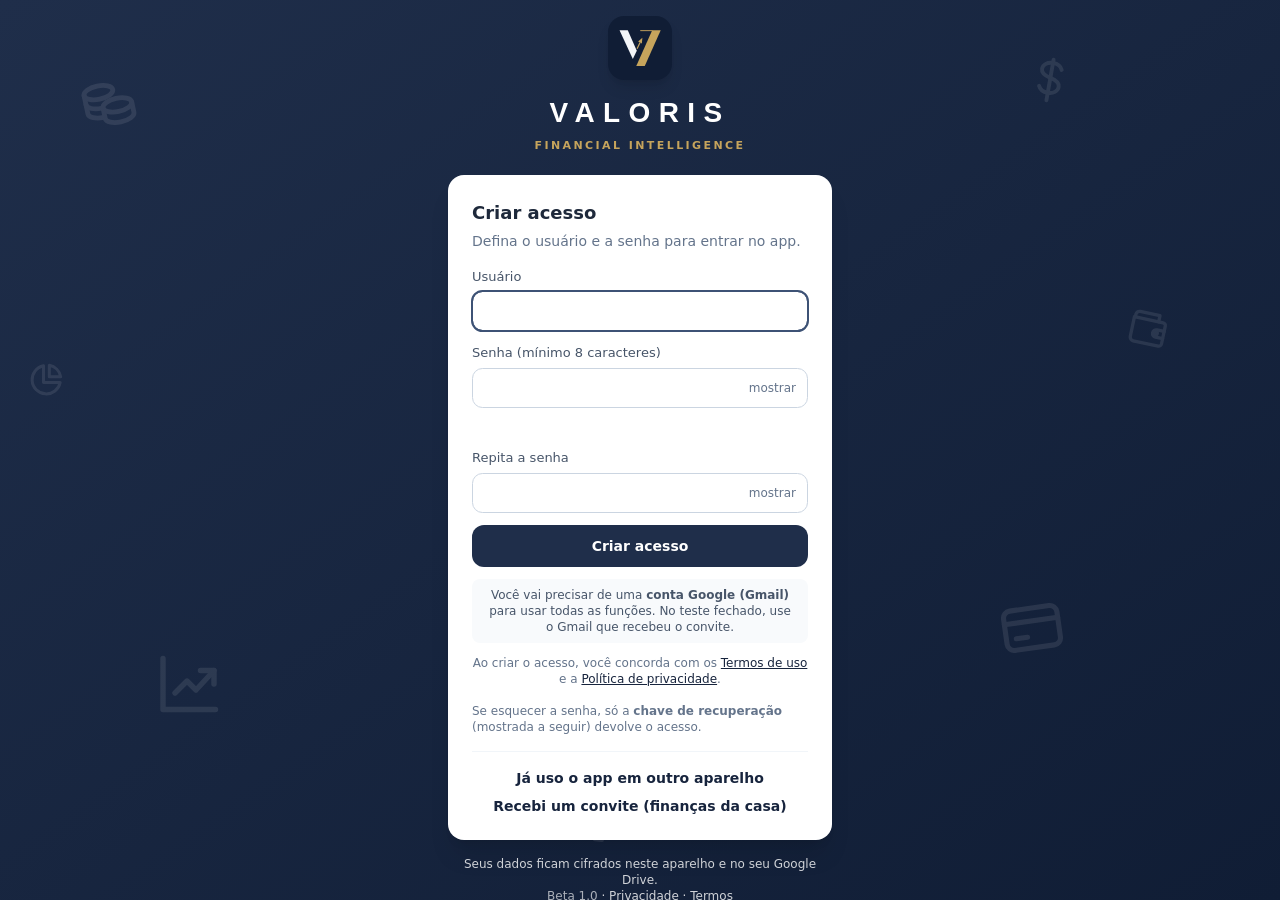
<file: index.html>
<!doctype html>
<!-- © 2026 Valoris Financial Intelligence. Todos os direitos reservados. Software proprietário:
     é proibido copiar, reutilizar ou criar obras derivadas sem autorização (veja LICENSE e termos.html). -->
<html lang="pt-BR">
<head>
  <meta charset="utf-8" />
  <meta http-equiv="Content-Security-Policy" content="default-src 'self'; script-src 'self' https://accounts.google.com https://apis.google.com https://www.gstatic.com; style-src 'self' 'unsafe-inline' https://accounts.google.com; img-src 'self' data: blob: https://*.googleusercontent.com https://*.gstatic.com https://*.google.com https://videos.valoris.net.br; media-src 'self' https://videos.valoris.net.br; font-src 'self' data: https://fonts.gstatic.com; connect-src 'self' https://www.googleapis.com https://content.googleapis.com https://accounts.google.com https://oauth2.googleapis.com https://economia.awesomeapi.com.br https://olinda.bcb.gov.br https://brapi.dev https://finnhub.io https://api.valoris.net.br https://contas.valoris.net.br; frame-src https://accounts.google.com https://docs.google.com https://drive.google.com https://content.googleapis.com; worker-src 'self' blob:; manifest-src 'self'; object-src 'none'; base-uri 'self'; form-action 'self'" />
  <meta name="viewport" content="width=device-width, initial-scale=1, viewport-fit=cover" />
  <meta name="theme-color" content="#101D35" />
  <title>Valoris Financial Intelligence</title>

  <link rel="manifest" href="manifest.webmanifest" />
  <link rel="icon" type="image/png" sizes="32x32" href="icons/favicon-32.png?v=valoris2" />
  <link rel="apple-touch-icon" href="icons/apple-touch-icon.png?v=valoris2" />
  <meta name="apple-mobile-web-app-capable" content="yes" />
  <meta name="mobile-web-app-capable" content="yes" />
  <meta name="apple-mobile-web-app-status-bar-style" content="default" />
  <meta name="apple-mobile-web-app-title" content="Valoris" />

  <style>
    #abertura{position:fixed;inset:0;z-index:200;display:grid;place-items:center;background:#101D35;color:#F3F5F8;cursor:pointer;contain:strict;animation:ab-some .4s ease 10s forwards}
    #abertura.saindo{animation:ab-sai .45s ease forwards}
    #abertura::before{content:"";position:absolute;width:520px;height:520px;border-radius:50%;background:radial-gradient(circle,rgb(198 164 92/.16),transparent 62%);opacity:0;animation:ab-aparece .9s ease .5s forwards;will-change:opacity}
    #abertura .ab-conteudo{position:relative;display:flex;flex-direction:column;align-items:center}
    #abertura .ab-mono{position:relative;width:128px;height:112px}
    #abertura .ab-peca,#abertura .ab-peca>div{position:absolute;inset:0;will-change:transform}
    #abertura .ab-peca{overflow:hidden}
    #abertura svg{display:block;width:100%;height:100%;overflow:visible}
    /* "cortina": a janela (pai) e o desenho (filho) andam em sentidos opostos → o desenho fica parado e é revelado */
    #abertura .ab-esq{transform:translateY(-100%);animation:ab-cortina .45s cubic-bezier(.2,.7,.2,1) .1s forwards}
    #abertura .ab-esq>div{transform:translateY(100%);animation:ab-cortina .45s cubic-bezier(.2,.7,.2,1) .1s forwards}
    #abertura .ab-dir{transform:translateY(100%);animation:ab-cortina .5s cubic-bezier(.2,.7,.2,1) .4s forwards}
    #abertura .ab-dir>div{transform:translateY(-100%);animation:ab-cortina .5s cubic-bezier(.2,.7,.2,1) .4s forwards}
    #abertura .ab-filete{transform:translateX(100%);animation:ab-cortina .3s ease-out .8s forwards}
    #abertura .ab-filete>div{transform:translateX(-100%);animation:ab-cortina .3s ease-out .8s forwards}
    #abertura .ab-seta{overflow:visible;opacity:0;transform:translate(-11px,22px);animation:ab-dispara .45s cubic-bezier(.2,.9,.25,1.25) 1s forwards;will-change:transform,opacity}
    #abertura .ab-nome{margin:26px -.32em 0 0;font:600 30px/1 Montserrat,"Segoe UI",Roboto,"Helvetica Neue",Arial,sans-serif;letter-spacing:.32em;opacity:0;transform:translateY(8px) scale(1.12);animation:ab-surge .6s cubic-bezier(.2,.7,.2,1) 1.05s forwards;will-change:transform,opacity}
    #abertura .ab-assinatura{margin:10px -.44em 0 0;font:600 10px/1 "Segoe UI",Roboto,Arial,sans-serif;letter-spacing:.44em;text-transform:uppercase;color:#C6A45C;opacity:0;animation:ab-aparece .45s ease 1.35s forwards;will-change:opacity}
    @keyframes ab-cortina{to{transform:none}}
    @keyframes ab-dispara{60%{opacity:1}to{opacity:1;transform:none}}
    @keyframes ab-surge{to{opacity:1;transform:none}}
    @keyframes ab-aparece{to{opacity:1}}
    @keyframes ab-some{to{opacity:0;visibility:hidden}}
    @keyframes ab-sai{from{opacity:1}to{opacity:0;visibility:hidden}}
    @media (prefers-reduced-motion:reduce){
      #abertura *,#abertura::before{animation-duration:.01s!important;animation-delay:0s!important}
      #abertura{animation:ab-some .3s ease 10s forwards}
      #abertura.saindo{animation:ab-sai .25s ease forwards}
    }
  </style>

  <script src="js/canal.js"></script>
  <link rel="stylesheet" href="css/styles.css" />
  <link rel="stylesheet" href="css/tailwind.css" />
  <script src="js/tema.js"></script>
</head>
<body class="bg-[#F3F5F8] text-slate-800 antialiased">
  <div id="abertura" aria-hidden="true">
    <div class="ab-conteudo">
      <div class="ab-mono">
        <div class="ab-peca ab-esq"><div><svg viewBox="22 21 159 139"><polygon points="24,23 55,23 89,100 74,131" fill="#F3F5F8"/></svg></div></div>
        <div class="ab-peca ab-dir"><div><svg viewBox="22 21 159 139"><polygon points="147,23 179,23 119,158 87,158" fill="#C6A45C"/></svg></div></div>
        <div class="ab-peca ab-filete"><div><svg viewBox="22 21 159 139"><rect x="102" y="23" width="46" height="2.6" fill="#C6A45C"/></svg></div></div>
        <div class="ab-peca ab-seta"><svg viewBox="22 21 159 139"><line x1="90" y1="93" x2="101.3" y2="69.5" stroke="#C6A45C" stroke-width="3.5"/><polygon points="109.5,53 95,66.5 107.5,72" fill="#C6A45C"/></svg></div>
      </div>
      <div class="ab-nome">VALORIS</div>
      <div class="ab-assinatura">Financial Intelligence</div>
    </div>
  </div>

  <div class="md:flex min-h-screen">
    <aside class="hidden md:flex md:flex-col w-60 shrink-0 bg-white border-r border-slate-200 sticky top-0 h-screen overflow-y-auto">
      <div class="flex items-center gap-3 px-5 pt-5 pb-2">
        <div class="marca-mono w-10 h-10 rounded-xl" aria-hidden="true"><svg viewBox="22 21 159 139"><polygon points="24,23 55,23 89,100 74,131" fill="#F3F5F8"/><polygon points="147,23 179,23 119,158 87,158" fill="#C6A45C"/><rect x="102" y="23" width="46" height="4.5" fill="#C6A45C"/><line x1="90" y1="93" x2="101.3" y2="69.5" stroke="#C6A45C" stroke-width="6"/><polygon points="111,50 93,66 108,74" fill="#C6A45C"/></svg></div>
        <span class="min-w-0 leading-tight"><span class="block marca-nome text-[16px] text-[#101D35]">VALORIS</span>
          <span class="block marca-assinatura escura text-[8px] tracking-[.1em] whitespace-nowrap mb-1">Financial Intelligence</span>
          <span class="inline-block text-[10px] font-semibold uppercase tracking-wide text-prim-700 bg-prim-50 rounded-full px-1.5 py-0.5" data-versao-app>Beta 1.0</span></span>
      </div>
      <div class="flex items-center gap-1 px-4 pb-3 topo-claro">
        <button data-ocultar class="icon-btn !text-slate-500" aria-pressed="false" aria-label="Ocultar valores" title="Ocultar valores">
          <svg class="olho-aberto w-5 h-5" viewBox="0 0 24 24" fill="none" stroke="currentColor" stroke-width="2" stroke-linecap="round" stroke-linejoin="round" aria-hidden="true"><path d="M2 12s3.5-7 10-7 10 7 10 7-3.5 7-10 7S2 12 2 12z"/><circle cx="12" cy="12" r="3"/></svg>
          <svg class="olho-fechado w-5 h-5" viewBox="0 0 24 24" fill="none" stroke="currentColor" stroke-width="2" stroke-linecap="round" stroke-linejoin="round" aria-hidden="true"><path d="M3 3l18 18"/><path d="M10.6 5.1A10.9 10.9 0 0 1 12 5c6.5 0 10 7 10 7a17.6 17.6 0 0 1-3.2 4.2M6.6 6.6C3.8 8.4 2 12 2 12s3.5 7 10 7a10.6 10.6 0 0 0 5.4-1.4"/><path d="M9.9 9.9a3 3 0 0 0 4.2 4.2"/></svg>
        </button>
        <a href="#/educacao" data-aprender class="icon-btn !text-slate-500" aria-label="Aprender: guias de finanças" title="Aprender"><span data-icone="livro" aria-hidden="true"></span></a>
        <button data-avisos class="icon-btn sino relative" aria-label="Notificações" title="Notificações">
          <svg class="w-5 h-5" viewBox="0 0 24 24" fill="none" stroke="currentColor" stroke-width="2" stroke-linecap="round" stroke-linejoin="round" aria-hidden="true"><path d="M6 8a6 6 0 0 1 12 0c0 7 3 9 3 9H3s3-2 3-9"/><path d="M10.3 21a1.94 1.94 0 0 0 3.4 0"/></svg>
          <span class="topo-badge" hidden>0</span>
        </button>
        <button data-atualizar class="icon-btn atualizar" hidden aria-label="Atualizar o app" title="Atualizar o app">
          <svg class="w-5 h-5" viewBox="0 0 24 24" fill="none" stroke="currentColor" stroke-width="2" stroke-linecap="round" stroke-linejoin="round" aria-hidden="true"><path d="M21 12a9 9 0 1 1-2.64-6.36L21 8"/><path d="M21 3v5h-5"/></svg>
          <span class="atualizar-rotulo">Atualizar</span>
        </button>
      </div>
      <button data-new-lancamento class="btn btn-primary mx-4 mb-4">＋ Novo lançamento</button>
      <nav class="flex flex-col gap-1 px-3" aria-label="Principal">
        <a href="#/dashboard" data-nav="/dashboard" class="side-link"><span data-icone="casa" aria-hidden="true"></span> Início</a>
        <a href="#/educacao" data-nav="/educacao" class="side-link"><span data-icone="livro" aria-hidden="true"></span> Aprender <span class="ml-auto text-[10px] font-semibold uppercase tracking-wide text-emerald-700 bg-emerald-50 rounded-full px-1.5 py-0.5">guias</span></a>
        <a href="#/lancamentos" data-nav="/lancamentos" class="side-link"><span data-icone="recibo" aria-hidden="true"></span> Lançamentos</a>
        <a href="#/conciliacao" data-nav="/conciliacao" class="side-link"><span data-icone="balanca" aria-hidden="true"></span> Conciliação</a>
        <a href="#/planilha" data-nav="/planilha" class="side-link"><span data-icone="tabela" aria-hidden="true"></span> Planilha</a>
        <a href="#/cartoes" data-nav="/cartoes" data-nav-also="/importar-fatura" class="side-link"><span data-icone="cartao" aria-hidden="true"></span> Cartões</a>
        <a href="#/investimentos" data-nav="/investimentos" class="side-link"><span data-icone="alta" aria-hidden="true"></span> Investimentos</a>
        <a href="#/relatorios" data-nav="/relatorios" class="side-link"><span data-icone="pizza" aria-hidden="true"></span> Análises</a>
        <a href="#/orcamento" data-nav="/orcamento" class="side-link"><span data-icone="alvo" aria-hidden="true"></span> Orçamento</a>
        <a href="#/categorias" data-nav="/categorias" class="side-link"><span data-icone="etiqueta" aria-hidden="true"></span> Categorias</a>
        <a href="#/dados" data-nav="/dados" class="side-link"><span data-icone="cofreDados" aria-hidden="true"></span> Dados e backup</a>
        <a href="#/configuracoes" data-nav="/configuracoes" class="side-link"><span data-icone="engrenagem" aria-hidden="true"></span> Configurações</a>
      </nav>
      <div class="mt-auto px-3 pb-4 space-y-2">
        <div id="sync-status-lateral" class="px-3"></div>
        <div class="flex items-center gap-1">
          <a href="#/configuracoes" data-perfil-chip class="flex-1 min-w-0 flex items-center gap-2.5 px-3 py-2 rounded-xl hover:bg-slate-50" aria-label="Perfil e configurações"></a>
          <button data-bloquear class="icon-btn shrink-0 !text-slate-500 hover:!text-rose-700" aria-label="Sair do app" title="Sair (para voltar, entre com sua senha)"><span data-icone="sair" aria-hidden="true"></span></button>
        </div>
      </div>
    </aside>

    <div class="flex-1 min-w-0">
      <header class="md:hidden bg-gradient-to-r from-prim-800 to-prim-700 text-white">
        <div class="px-4 py-4 flex items-center gap-3">
          <button type="button" data-avatar-topo data-menu-perfil aria-haspopup="menu" aria-expanded="false" class="shrink-0 rounded-full ring-2 ring-dest/70 ring-offset-2 ring-offset-prim-800" aria-label="Menu do perfil"><span class="w-9 h-9 rounded-xl bg-white/20 grid place-items-center" aria-hidden="true"><span data-icone="carteira" data-classe="w-5 h-5"></span></span></button>
          <h1 id="page-title" class="text-lg font-semibold flex-1 min-w-0 truncate">Valoris</h1>
          <button data-atualizar class="w-10 h-10 rounded-full grid place-items-center hover:bg-white/15 atualizar topo-escuro" hidden aria-label="Atualizar o app" title="Atualizar o app">
            <svg class="w-6 h-6" viewBox="0 0 24 24" fill="none" stroke="currentColor" stroke-width="2" stroke-linecap="round" stroke-linejoin="round" aria-hidden="true"><path d="M21 12a9 9 0 1 1-2.64-6.36L21 8"/><path d="M21 3v5h-5"/></svg>
          </button>
          <button data-avisos class="w-11 h-11 rounded-full grid place-items-center hover:bg-white/15 sino topo-escuro relative" aria-label="Notificações" title="Notificações">
            <svg class="w-6 h-6" viewBox="0 0 24 24" fill="none" stroke="currentColor" stroke-width="2" stroke-linecap="round" stroke-linejoin="round" aria-hidden="true"><path d="M6 8a6 6 0 0 1 12 0c0 7 3 9 3 9H3s3-2 3-9"/><path d="M10.3 21a1.94 1.94 0 0 0 3.4 0"/></svg>
            <span class="topo-badge" hidden>0</span>
          </button>
          <button data-ocultar class="w-11 h-11 rounded-full grid place-items-center hover:bg-white/15" aria-pressed="false" aria-label="Ocultar valores" title="Ocultar valores">
            <svg class="olho-aberto w-6 h-6" viewBox="0 0 24 24" fill="none" stroke="currentColor" stroke-width="2" stroke-linecap="round" stroke-linejoin="round" aria-hidden="true"><path d="M2 12s3.5-7 10-7 10 7 10 7-3.5 7-10 7S2 12 2 12z"/><circle cx="12" cy="12" r="3"/></svg>
            <svg class="olho-fechado w-6 h-6" viewBox="0 0 24 24" fill="none" stroke="currentColor" stroke-width="2" stroke-linecap="round" stroke-linejoin="round" aria-hidden="true"><path d="M3 3l18 18"/><path d="M10.6 5.1A10.9 10.9 0 0 1 12 5c6.5 0 10 7 10 7a17.6 17.6 0 0 1-3.2 4.2M6.6 6.6C3.8 8.4 2 12 2 12s3.5 7 10 7a10.6 10.6 0 0 0 5.4-1.4"/><path d="M9.9 9.9a3 3 0 0 0 4.2 4.2"/></svg>
          </button>
        </div>
      </header>

      <main id="view" class="max-w-5xl mx-auto px-4 py-5 md:py-8 pb-28 md:pb-10"></main>
    </div>
  </div>

  <nav class="md:hidden fixed bottom-0 inset-x-0 z-30 bg-white border-t border-slate-200 grid grid-cols-5 pb-[env(safe-area-inset-bottom)]" aria-label="Principal">
    <a href="#/dashboard" data-nav="/dashboard" class="tab-link"><span class="tab-pilula" aria-hidden="true"><span data-icone="casa" data-classe="w-6 h-6"></span></span>Início</a>
    <a href="#/lancamentos" data-nav="/lancamentos" class="tab-link"><span class="tab-pilula" aria-hidden="true"><span data-icone="recibo" data-classe="w-6 h-6"></span></span>Lançamentos</a>
    <button data-new-lancamento class="tab-link tab-novo" aria-label="Novo (lançamento ou compra no cartão)">
      <span class="tab-fab bg-dest text-dest-sobre" aria-hidden="true"><span data-icone="mais" data-classe="w-7 h-7"></span></span>Novo
    </button>
    <a href="#/relatorios" data-nav="/relatorios" class="tab-link"><span class="tab-pilula" aria-hidden="true"><span data-icone="pizza" data-classe="w-6 h-6"></span></span>Análises</a>
    <a href="#/mais" data-nav="/mais" data-nav-also="/cartoes /importar-fatura /investimentos /conciliacao /planilha /orcamento /categorias /dados /configuracoes /educacao" class="tab-link"><span class="tab-pilula" aria-hidden="true"><span data-icone="menu" data-classe="w-6 h-6"></span></span>Mais</a>
  </nav>

  <div id="modal-root"></div>
  <div id="acesso-root" class="hidden"></div>
  <div id="toast" role="status" aria-live="polite"
    class="hidden fixed left-1/2 -translate-x-1/2 bottom-24 md:bottom-8 z-50 max-w-[90vw] px-4 py-3 rounded-xl shadow-lg text-sm text-white"></div>

  <script src="js/valoris-5a82e112ea.min.js"></script>
</body>
</html>
</file>
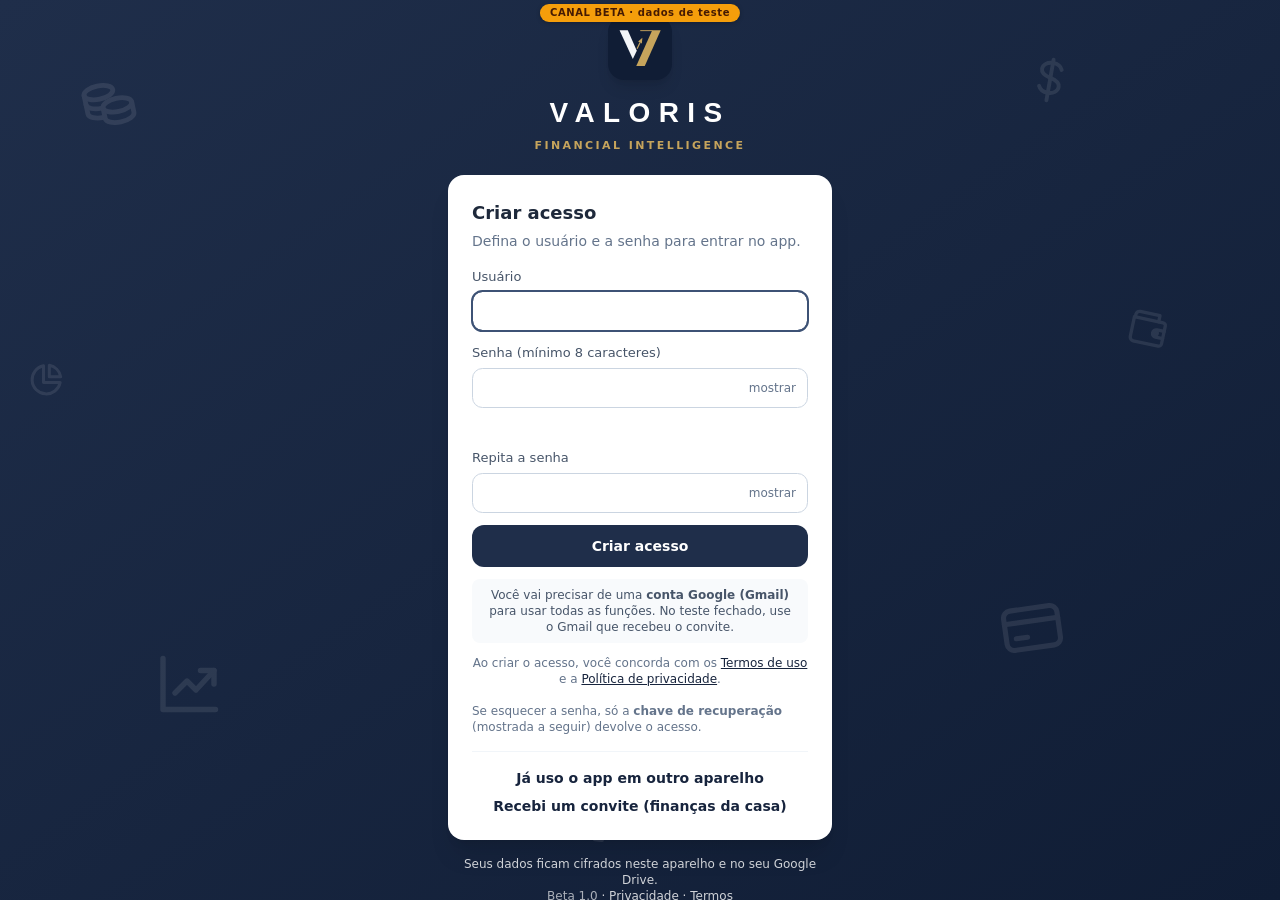
<file: beta/index.html>
<!doctype html>
<!-- © 2026 Valoris Financial Intelligence. Todos os direitos reservados. Software proprietário:
     é proibido copiar, reutilizar ou criar obras derivadas sem autorização (veja LICENSE e termos.html). -->
<html lang="pt-BR">
<head>
  <meta charset="utf-8" />
  <meta http-equiv="Content-Security-Policy" content="default-src 'self'; script-src 'self' https://accounts.google.com https://apis.google.com https://www.gstatic.com; style-src 'self' 'unsafe-inline' https://accounts.google.com; img-src 'self' data: blob: https://*.googleusercontent.com https://*.gstatic.com https://*.google.com https://videos.valoris.net.br; media-src 'self' https://videos.valoris.net.br; font-src 'self' data: https://fonts.gstatic.com; connect-src 'self' https://www.googleapis.com https://content.googleapis.com https://accounts.google.com https://oauth2.googleapis.com https://economia.awesomeapi.com.br https://olinda.bcb.gov.br https://brapi.dev https://finnhub.io https://api.valoris.net.br https://contas.valoris.net.br; frame-src https://accounts.google.com https://docs.google.com https://drive.google.com https://content.googleapis.com; worker-src 'self' blob:; manifest-src 'self'; object-src 'none'; base-uri 'self'; form-action 'self'" />
  <meta name="viewport" content="width=device-width, initial-scale=1, viewport-fit=cover" />
  <meta name="theme-color" content="#101D35" />
  <title>Valoris Financial Intelligence</title>

  <link rel="manifest" href="manifest.webmanifest" />
  <link rel="icon" type="image/png" sizes="32x32" href="icons/favicon-32.png?v=valoris2" />
  <link rel="apple-touch-icon" href="icons/apple-touch-icon.png?v=valoris2" />
  <meta name="apple-mobile-web-app-capable" content="yes" />
  <meta name="mobile-web-app-capable" content="yes" />
  <meta name="apple-mobile-web-app-status-bar-style" content="default" />
  <meta name="apple-mobile-web-app-title" content="Valoris" />

  <style>
    #abertura{position:fixed;inset:0;z-index:200;display:grid;place-items:center;background:#101D35;color:#F3F5F8;cursor:pointer;contain:strict;animation:ab-some .4s ease 10s forwards}
    #abertura.saindo{animation:ab-sai .45s ease forwards}
    #abertura::before{content:"";position:absolute;width:520px;height:520px;border-radius:50%;background:radial-gradient(circle,rgb(198 164 92/.16),transparent 62%);opacity:0;animation:ab-aparece .9s ease .5s forwards;will-change:opacity}
    #abertura .ab-conteudo{position:relative;display:flex;flex-direction:column;align-items:center}
    #abertura .ab-mono{position:relative;width:128px;height:112px}
    #abertura .ab-peca,#abertura .ab-peca>div{position:absolute;inset:0;will-change:transform}
    #abertura .ab-peca{overflow:hidden}
    #abertura svg{display:block;width:100%;height:100%;overflow:visible}
    /* "cortina": a janela (pai) e o desenho (filho) andam em sentidos opostos → o desenho fica parado e é revelado */
    #abertura .ab-esq{transform:translateY(-100%);animation:ab-cortina .45s cubic-bezier(.2,.7,.2,1) .1s forwards}
    #abertura .ab-esq>div{transform:translateY(100%);animation:ab-cortina .45s cubic-bezier(.2,.7,.2,1) .1s forwards}
    #abertura .ab-dir{transform:translateY(100%);animation:ab-cortina .5s cubic-bezier(.2,.7,.2,1) .4s forwards}
    #abertura .ab-dir>div{transform:translateY(-100%);animation:ab-cortina .5s cubic-bezier(.2,.7,.2,1) .4s forwards}
    #abertura .ab-filete{transform:translateX(100%);animation:ab-cortina .3s ease-out .8s forwards}
    #abertura .ab-filete>div{transform:translateX(-100%);animation:ab-cortina .3s ease-out .8s forwards}
    #abertura .ab-seta{overflow:visible;opacity:0;transform:translate(-11px,22px);animation:ab-dispara .45s cubic-bezier(.2,.9,.25,1.25) 1s forwards;will-change:transform,opacity}
    #abertura .ab-nome{margin:26px -.32em 0 0;font:600 30px/1 Montserrat,"Segoe UI",Roboto,"Helvetica Neue",Arial,sans-serif;letter-spacing:.32em;opacity:0;transform:translateY(8px) scale(1.12);animation:ab-surge .6s cubic-bezier(.2,.7,.2,1) 1.05s forwards;will-change:transform,opacity}
    #abertura .ab-assinatura{margin:10px -.44em 0 0;font:600 10px/1 "Segoe UI",Roboto,Arial,sans-serif;letter-spacing:.44em;text-transform:uppercase;color:#C6A45C;opacity:0;animation:ab-aparece .45s ease 1.35s forwards;will-change:opacity}
    @keyframes ab-cortina{to{transform:none}}
    @keyframes ab-dispara{60%{opacity:1}to{opacity:1;transform:none}}
    @keyframes ab-surge{to{opacity:1;transform:none}}
    @keyframes ab-aparece{to{opacity:1}}
    @keyframes ab-some{to{opacity:0;visibility:hidden}}
    @keyframes ab-sai{from{opacity:1}to{opacity:0;visibility:hidden}}
    @media (prefers-reduced-motion:reduce){
      #abertura *,#abertura::before{animation-duration:.01s!important;animation-delay:0s!important}
      #abertura{animation:ab-some .3s ease 10s forwards}
      #abertura.saindo{animation:ab-sai .25s ease forwards}
    }
  </style>

  <script src="js/canal.js"></script>
  <link rel="stylesheet" href="css/styles.css" />
  <link rel="stylesheet" href="css/tailwind.css" />
  <script src="js/tema.js"></script>
</head>
<body class="bg-[#F3F5F8] text-slate-800 antialiased">
  <div id="abertura" aria-hidden="true">
    <div class="ab-conteudo">
      <div class="ab-mono">
        <div class="ab-peca ab-esq"><div><svg viewBox="22 21 159 139"><polygon points="24,23 55,23 89,100 74,131" fill="#F3F5F8"/></svg></div></div>
        <div class="ab-peca ab-dir"><div><svg viewBox="22 21 159 139"><polygon points="147,23 179,23 119,158 87,158" fill="#C6A45C"/></svg></div></div>
        <div class="ab-peca ab-filete"><div><svg viewBox="22 21 159 139"><rect x="102" y="23" width="46" height="2.6" fill="#C6A45C"/></svg></div></div>
        <div class="ab-peca ab-seta"><svg viewBox="22 21 159 139"><line x1="90" y1="93" x2="101.3" y2="69.5" stroke="#C6A45C" stroke-width="3.5"/><polygon points="109.5,53 95,66.5 107.5,72" fill="#C6A45C"/></svg></div>
      </div>
      <div class="ab-nome">VALORIS</div>
      <div class="ab-assinatura">Financial Intelligence</div>
    </div>
  </div>

  <div class="md:flex min-h-screen">
    <aside class="hidden md:flex md:flex-col w-60 shrink-0 bg-white border-r border-slate-200 sticky top-0 h-screen overflow-y-auto">
      <div class="flex items-center gap-3 px-5 pt-5 pb-2">
        <div class="marca-mono w-10 h-10 rounded-xl" aria-hidden="true"><svg viewBox="22 21 159 139"><polygon points="24,23 55,23 89,100 74,131" fill="#F3F5F8"/><polygon points="147,23 179,23 119,158 87,158" fill="#C6A45C"/><rect x="102" y="23" width="46" height="4.5" fill="#C6A45C"/><line x1="90" y1="93" x2="101.3" y2="69.5" stroke="#C6A45C" stroke-width="6"/><polygon points="111,50 93,66 108,74" fill="#C6A45C"/></svg></div>
        <span class="min-w-0 leading-tight"><span class="block marca-nome text-[16px] text-[#101D35]">VALORIS</span>
          <span class="block marca-assinatura escura text-[8px] tracking-[.1em] whitespace-nowrap mb-1">Financial Intelligence</span>
          <span class="inline-block text-[10px] font-semibold uppercase tracking-wide text-prim-700 bg-prim-50 rounded-full px-1.5 py-0.5" data-versao-app>Beta 1.0</span></span>
      </div>
      <div class="flex items-center gap-1 px-4 pb-3 topo-claro">
        <button data-ocultar class="icon-btn !text-slate-500" aria-pressed="false" aria-label="Ocultar valores" title="Ocultar valores">
          <svg class="olho-aberto w-5 h-5" viewBox="0 0 24 24" fill="none" stroke="currentColor" stroke-width="2" stroke-linecap="round" stroke-linejoin="round" aria-hidden="true"><path d="M2 12s3.5-7 10-7 10 7 10 7-3.5 7-10 7S2 12 2 12z"/><circle cx="12" cy="12" r="3"/></svg>
          <svg class="olho-fechado w-5 h-5" viewBox="0 0 24 24" fill="none" stroke="currentColor" stroke-width="2" stroke-linecap="round" stroke-linejoin="round" aria-hidden="true"><path d="M3 3l18 18"/><path d="M10.6 5.1A10.9 10.9 0 0 1 12 5c6.5 0 10 7 10 7a17.6 17.6 0 0 1-3.2 4.2M6.6 6.6C3.8 8.4 2 12 2 12s3.5 7 10 7a10.6 10.6 0 0 0 5.4-1.4"/><path d="M9.9 9.9a3 3 0 0 0 4.2 4.2"/></svg>
        </button>
        <a href="#/educacao" data-aprender class="icon-btn !text-slate-500" aria-label="Aprender: guias de finanças" title="Aprender"><span data-icone="livro" aria-hidden="true"></span></a>
        <button data-avisos class="icon-btn sino relative" aria-label="Notificações" title="Notificações">
          <svg class="w-5 h-5" viewBox="0 0 24 24" fill="none" stroke="currentColor" stroke-width="2" stroke-linecap="round" stroke-linejoin="round" aria-hidden="true"><path d="M6 8a6 6 0 0 1 12 0c0 7 3 9 3 9H3s3-2 3-9"/><path d="M10.3 21a1.94 1.94 0 0 0 3.4 0"/></svg>
          <span class="topo-badge" hidden>0</span>
        </button>
        <button data-atualizar class="icon-btn atualizar" hidden aria-label="Atualizar o app" title="Atualizar o app">
          <svg class="w-5 h-5" viewBox="0 0 24 24" fill="none" stroke="currentColor" stroke-width="2" stroke-linecap="round" stroke-linejoin="round" aria-hidden="true"><path d="M21 12a9 9 0 1 1-2.64-6.36L21 8"/><path d="M21 3v5h-5"/></svg>
          <span class="atualizar-rotulo">Atualizar</span>
        </button>
      </div>
      <button data-new-lancamento class="btn btn-primary mx-4 mb-4">＋ Novo lançamento</button>
      <nav class="flex flex-col gap-1 px-3" aria-label="Principal">
        <a href="#/dashboard" data-nav="/dashboard" class="side-link"><span data-icone="casa" aria-hidden="true"></span> Início</a>
        <a href="#/educacao" data-nav="/educacao" class="side-link"><span data-icone="livro" aria-hidden="true"></span> Aprender <span class="ml-auto text-[10px] font-semibold uppercase tracking-wide text-emerald-700 bg-emerald-50 rounded-full px-1.5 py-0.5">guias</span></a>
        <a href="#/lancamentos" data-nav="/lancamentos" class="side-link"><span data-icone="recibo" aria-hidden="true"></span> Lançamentos</a>
        <a href="#/conciliacao" data-nav="/conciliacao" class="side-link"><span data-icone="balanca" aria-hidden="true"></span> Conciliação</a>
        <a href="#/planilha" data-nav="/planilha" class="side-link"><span data-icone="tabela" aria-hidden="true"></span> Planilha</a>
        <a href="#/cartoes" data-nav="/cartoes" data-nav-also="/importar-fatura" class="side-link"><span data-icone="cartao" aria-hidden="true"></span> Cartões</a>
        <a href="#/investimentos" data-nav="/investimentos" class="side-link"><span data-icone="alta" aria-hidden="true"></span> Investimentos</a>
        <a href="#/relatorios" data-nav="/relatorios" class="side-link"><span data-icone="pizza" aria-hidden="true"></span> Análises</a>
        <a href="#/orcamento" data-nav="/orcamento" class="side-link"><span data-icone="alvo" aria-hidden="true"></span> Orçamento</a>
        <a href="#/categorias" data-nav="/categorias" class="side-link"><span data-icone="etiqueta" aria-hidden="true"></span> Categorias</a>
        <a href="#/dados" data-nav="/dados" class="side-link"><span data-icone="cofreDados" aria-hidden="true"></span> Dados e backup</a>
        <a href="#/configuracoes" data-nav="/configuracoes" class="side-link"><span data-icone="engrenagem" aria-hidden="true"></span> Configurações</a>
      </nav>
      <div class="mt-auto px-3 pb-4 space-y-2">
        <div id="sync-status-lateral" class="px-3"></div>
        <div class="flex items-center gap-1">
          <a href="#/configuracoes" data-perfil-chip class="flex-1 min-w-0 flex items-center gap-2.5 px-3 py-2 rounded-xl hover:bg-slate-50" aria-label="Perfil e configurações"></a>
          <button data-bloquear class="icon-btn shrink-0 !text-slate-500 hover:!text-rose-700" aria-label="Sair do app" title="Sair (para voltar, entre com sua senha)"><span data-icone="sair" aria-hidden="true"></span></button>
        </div>
      </div>
    </aside>

    <div class="flex-1 min-w-0">
      <header class="md:hidden bg-gradient-to-r from-prim-800 to-prim-700 text-white">
        <div class="px-4 py-4 flex items-center gap-3">
          <button type="button" data-avatar-topo data-menu-perfil aria-haspopup="menu" aria-expanded="false" class="shrink-0 rounded-full ring-2 ring-dest/70 ring-offset-2 ring-offset-prim-800" aria-label="Menu do perfil"><span class="w-9 h-9 rounded-xl bg-white/20 grid place-items-center" aria-hidden="true"><span data-icone="carteira" data-classe="w-5 h-5"></span></span></button>
          <h1 id="page-title" class="text-lg font-semibold flex-1 min-w-0 truncate">Valoris</h1>
          <button data-atualizar class="w-10 h-10 rounded-full grid place-items-center hover:bg-white/15 atualizar topo-escuro" hidden aria-label="Atualizar o app" title="Atualizar o app">
            <svg class="w-6 h-6" viewBox="0 0 24 24" fill="none" stroke="currentColor" stroke-width="2" stroke-linecap="round" stroke-linejoin="round" aria-hidden="true"><path d="M21 12a9 9 0 1 1-2.64-6.36L21 8"/><path d="M21 3v5h-5"/></svg>
          </button>
          <button data-avisos class="w-11 h-11 rounded-full grid place-items-center hover:bg-white/15 sino topo-escuro relative" aria-label="Notificações" title="Notificações">
            <svg class="w-6 h-6" viewBox="0 0 24 24" fill="none" stroke="currentColor" stroke-width="2" stroke-linecap="round" stroke-linejoin="round" aria-hidden="true"><path d="M6 8a6 6 0 0 1 12 0c0 7 3 9 3 9H3s3-2 3-9"/><path d="M10.3 21a1.94 1.94 0 0 0 3.4 0"/></svg>
            <span class="topo-badge" hidden>0</span>
          </button>
          <button data-ocultar class="w-11 h-11 rounded-full grid place-items-center hover:bg-white/15" aria-pressed="false" aria-label="Ocultar valores" title="Ocultar valores">
            <svg class="olho-aberto w-6 h-6" viewBox="0 0 24 24" fill="none" stroke="currentColor" stroke-width="2" stroke-linecap="round" stroke-linejoin="round" aria-hidden="true"><path d="M2 12s3.5-7 10-7 10 7 10 7-3.5 7-10 7S2 12 2 12z"/><circle cx="12" cy="12" r="3"/></svg>
            <svg class="olho-fechado w-6 h-6" viewBox="0 0 24 24" fill="none" stroke="currentColor" stroke-width="2" stroke-linecap="round" stroke-linejoin="round" aria-hidden="true"><path d="M3 3l18 18"/><path d="M10.6 5.1A10.9 10.9 0 0 1 12 5c6.5 0 10 7 10 7a17.6 17.6 0 0 1-3.2 4.2M6.6 6.6C3.8 8.4 2 12 2 12s3.5 7 10 7a10.6 10.6 0 0 0 5.4-1.4"/><path d="M9.9 9.9a3 3 0 0 0 4.2 4.2"/></svg>
          </button>
        </div>
      </header>

      <main id="view" class="max-w-5xl mx-auto px-4 py-5 md:py-8 pb-28 md:pb-10"></main>
    </div>
  </div>

  <nav class="md:hidden fixed bottom-0 inset-x-0 z-30 bg-white border-t border-slate-200 grid grid-cols-5 pb-[env(safe-area-inset-bottom)]" aria-label="Principal">
    <a href="#/dashboard" data-nav="/dashboard" class="tab-link"><span class="tab-pilula" aria-hidden="true"><span data-icone="casa" data-classe="w-6 h-6"></span></span>Início</a>
    <a href="#/lancamentos" data-nav="/lancamentos" class="tab-link"><span class="tab-pilula" aria-hidden="true"><span data-icone="recibo" data-classe="w-6 h-6"></span></span>Lançamentos</a>
    <button data-new-lancamento class="tab-link tab-novo" aria-label="Novo (lançamento ou compra no cartão)">
      <span class="tab-fab bg-dest text-dest-sobre" aria-hidden="true"><span data-icone="mais" data-classe="w-7 h-7"></span></span>Novo
    </button>
    <a href="#/relatorios" data-nav="/relatorios" class="tab-link"><span class="tab-pilula" aria-hidden="true"><span data-icone="pizza" data-classe="w-6 h-6"></span></span>Análises</a>
    <a href="#/mais" data-nav="/mais" data-nav-also="/cartoes /importar-fatura /investimentos /conciliacao /planilha /orcamento /categorias /dados /configuracoes /educacao" class="tab-link"><span class="tab-pilula" aria-hidden="true"><span data-icone="menu" data-classe="w-6 h-6"></span></span>Mais</a>
  </nav>

  <div id="modal-root"></div>
  <div id="acesso-root" class="hidden"></div>
  <div id="toast" role="status" aria-live="polite"
    class="hidden fixed left-1/2 -translate-x-1/2 bottom-24 md:bottom-8 z-50 max-w-[90vw] px-4 py-3 rounded-xl shadow-lg text-sm text-white"></div>

  <script src="js/valoris-9f4d645b31.min.js"></script>
</body>
</html>
</file>
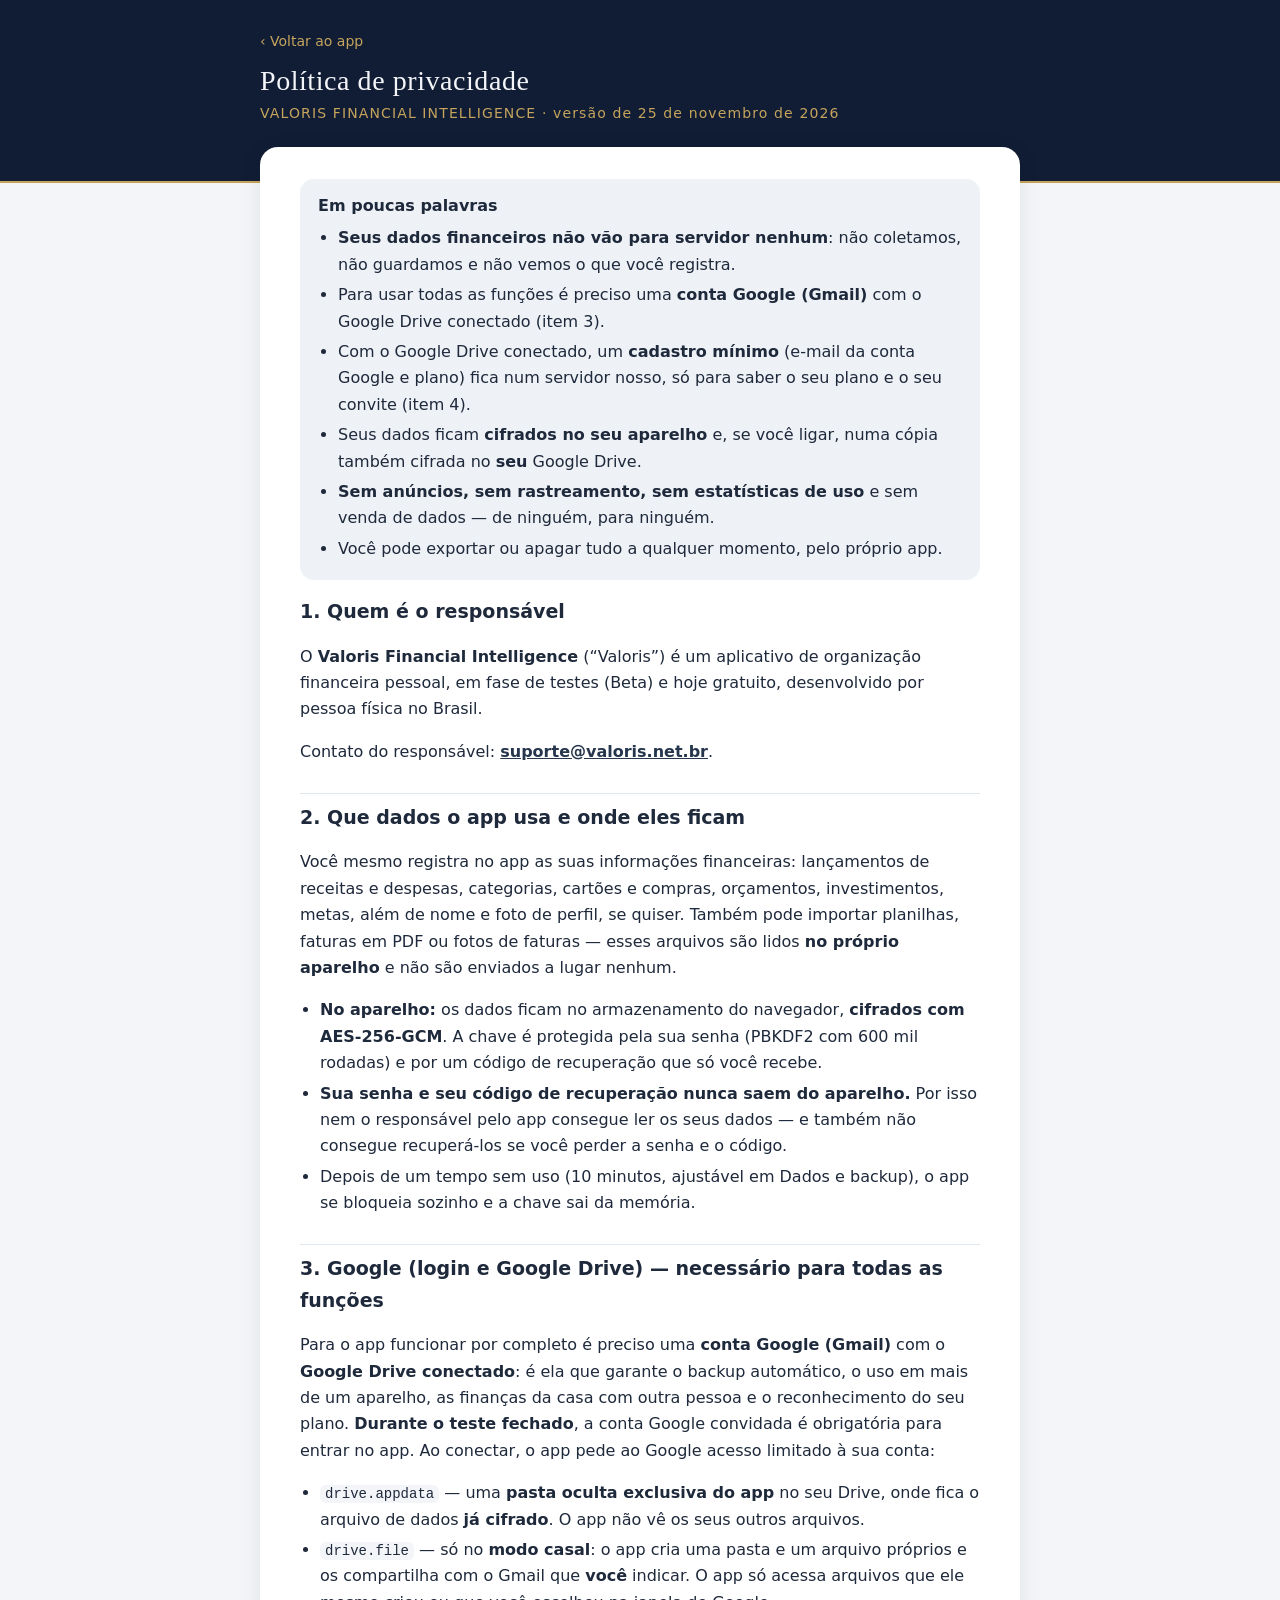
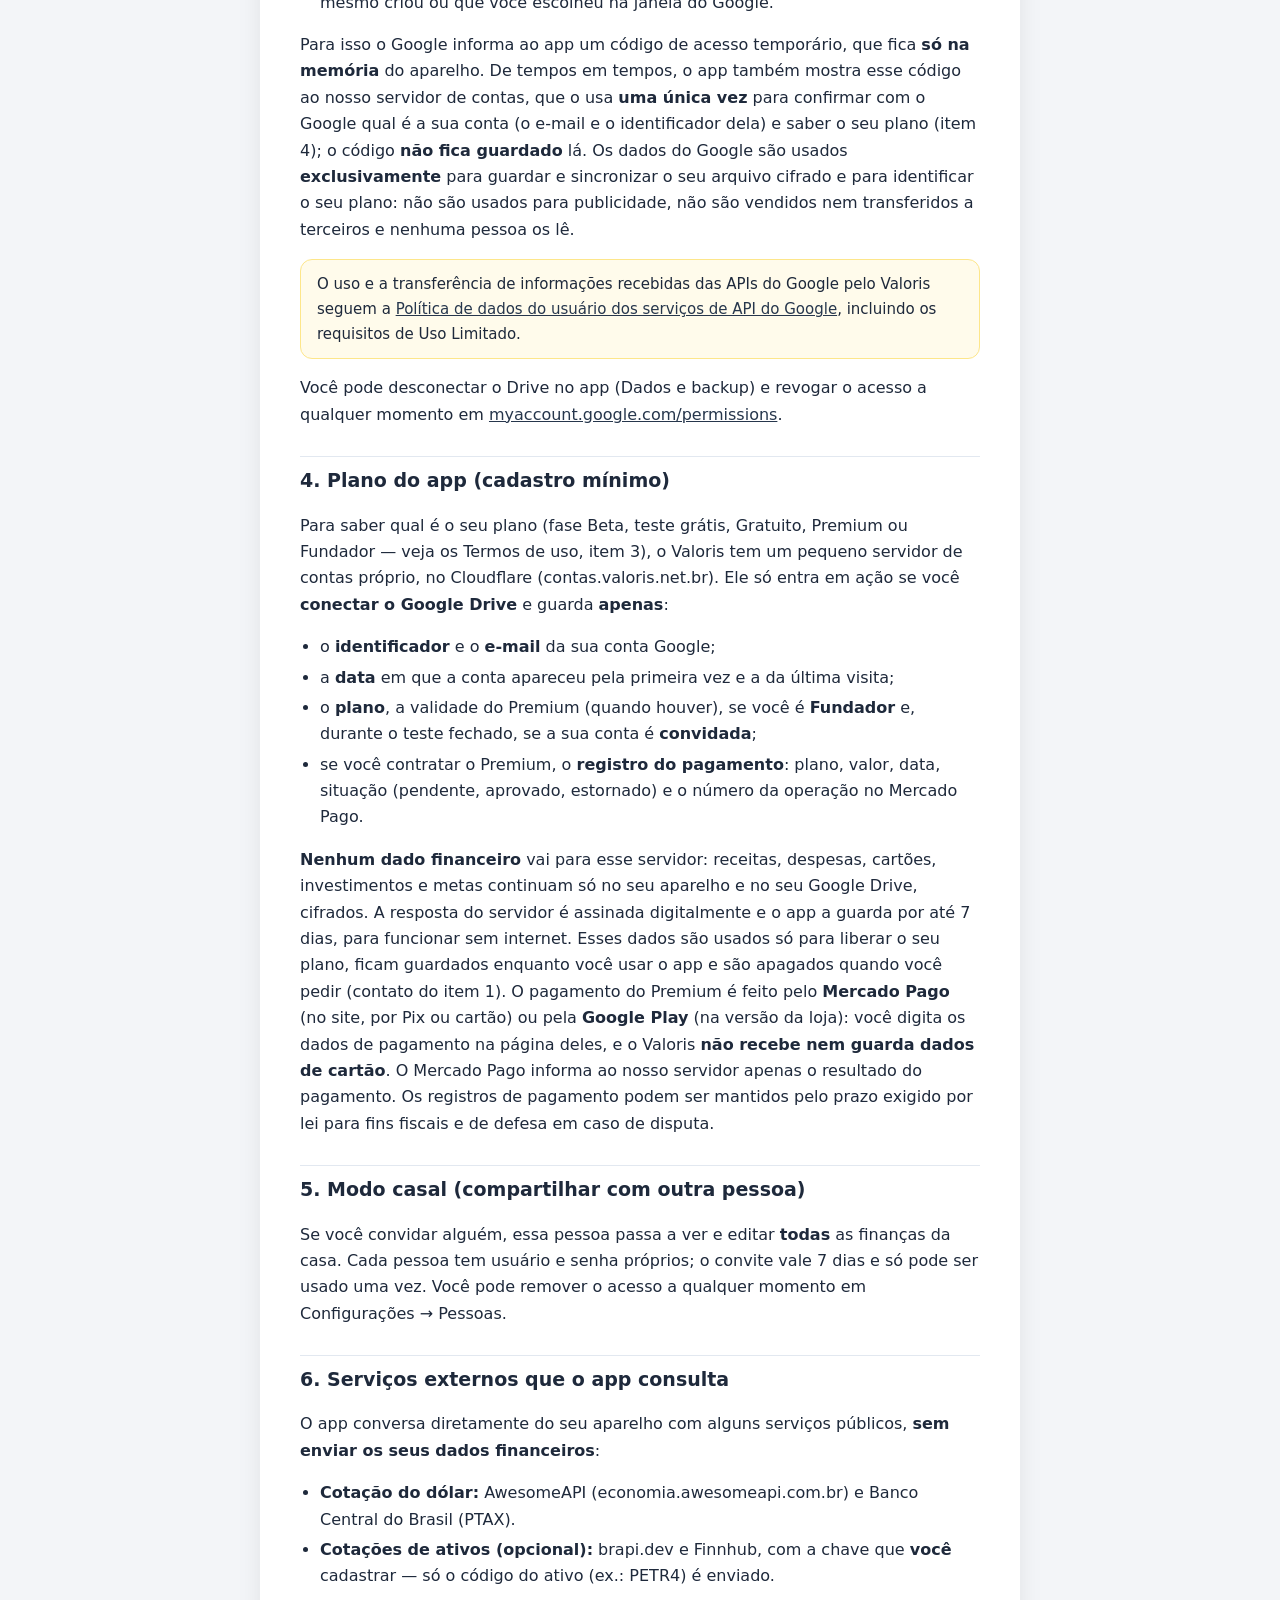
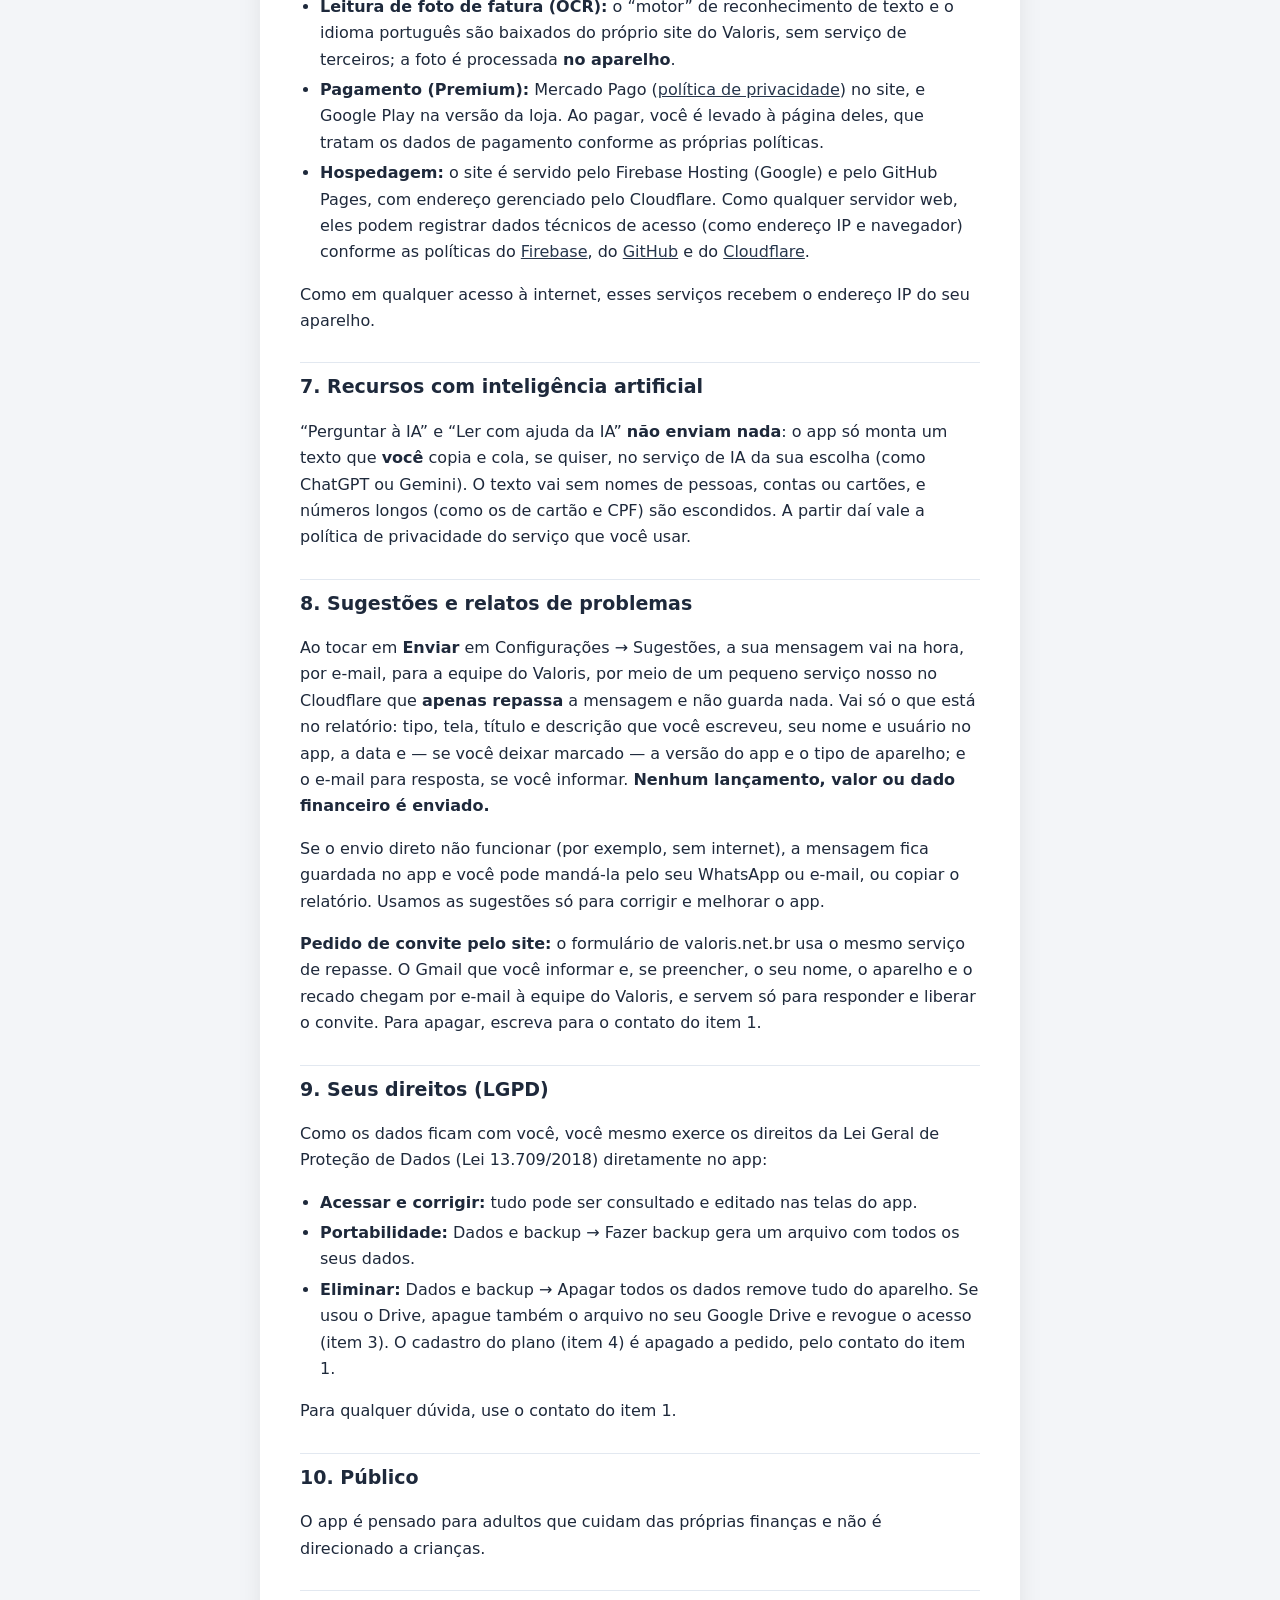
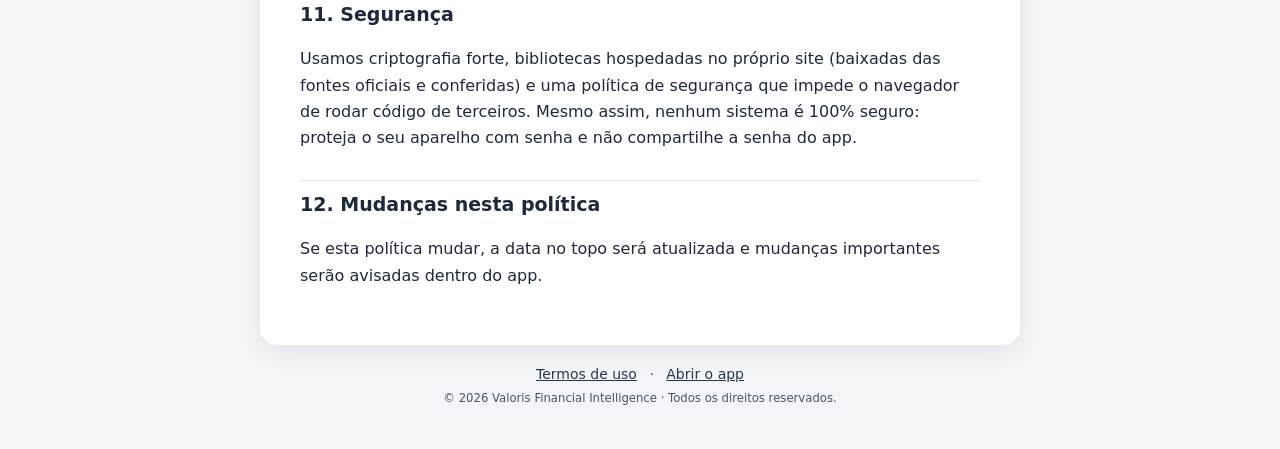
<file: privacidade.html>
<!doctype html>
<html lang="pt-BR">
<head>
  <meta charset="utf-8" />
  <meta name="viewport" content="width=device-width, initial-scale=1" />
  <meta http-equiv="Content-Security-Policy" content="default-src 'self'; style-src 'self'; img-src 'self' data:; script-src 'none'; object-src 'none'; base-uri 'self'; form-action 'none'" />
  <title>Política de privacidade · Valoris</title>
  <meta name="description" content="Como o app Valoris trata os seus dados: tudo fica cifrado no seu aparelho e, se você quiser, no seu Google Drive. Nenhum dado financeiro vai para servidor; sem anúncios nem rastreamento." />
  <link rel="icon" type="image/png" sizes="32x32" href="icons/favicon-32.png" />
  <link rel="stylesheet" href="css/legal.css" />
</head>
<body>
  <header>
    <div class="caixa">
      <a href="./">‹ Voltar ao app</a>
      <h1>Política de privacidade</h1>
      <p>VALORIS FINANCIAL INTELLIGENCE · versão de 25 de novembro de 2026</p>
    </div>
  </header>

  <main>
    <section class="resumo" aria-label="Resumo">
      <b>Em poucas palavras</b>
      <ul>
        <li><b>Seus dados financeiros não vão para servidor nenhum</b>: não coletamos, não guardamos e não vemos o que você registra.</li>
        <li>Para usar todas as funções é preciso uma <b>conta Google (Gmail)</b> com o Google Drive conectado (item 3).</li>
        <li>Com o Google Drive conectado, um <b>cadastro mínimo</b> (e-mail da conta Google e plano) fica num servidor nosso, só para saber o seu plano e o seu convite (item 4).</li>
        <li>Seus dados ficam <b>cifrados no seu aparelho</b> e, se você ligar, numa cópia também cifrada no <b>seu</b> Google Drive.</li>
        <li><b>Sem anúncios, sem rastreamento, sem estatísticas de uso</b> e sem venda de dados — de ninguém, para ninguém.</li>
        <li>Você pode exportar ou apagar tudo a qualquer momento, pelo próprio app.</li>
      </ul>
    </section>

    <h2>1. Quem é o responsável</h2>
    <p>O <b>Valoris Financial Intelligence</b> (“Valoris”) é um aplicativo de organização financeira pessoal, em fase de testes (Beta) e hoje gratuito, desenvolvido por pessoa física no Brasil.</p>
    <p>Contato do responsável: <a href="mailto:suporte@valoris.net.br"><b>suporte@valoris.net.br</b></a>.</p>

    <h2>2. Que dados o app usa e onde eles ficam</h2>
    <p>Você mesmo registra no app as suas informações financeiras: lançamentos de receitas e despesas, categorias, cartões e compras, orçamentos, investimentos, metas, além de nome e foto de perfil, se quiser. Também pode importar planilhas, faturas em PDF ou fotos de faturas — esses arquivos são lidos <b>no próprio aparelho</b> e não são enviados a lugar nenhum.</p>
    <ul>
      <li><b>No aparelho:</b> os dados ficam no armazenamento do navegador, <b>cifrados com AES-256-GCM</b>. A chave é protegida pela sua senha (PBKDF2 com 600 mil rodadas) e por um código de recuperação que só você recebe.</li>
      <li><b>Sua senha e seu código de recuperação nunca saem do aparelho.</b> Por isso nem o responsável pelo app consegue ler os seus dados — e também não consegue recuperá-los se você perder a senha e o código.</li>
      <li>Depois de um tempo sem uso (10 minutos, ajustável em Dados e backup), o app se bloqueia sozinho e a chave sai da memória.</li>
    </ul>

    <h2>3. Google (login e Google Drive) — necessário para todas as funções</h2>
    <p>Para o app funcionar por completo é preciso uma <b>conta Google (Gmail)</b> com o <b>Google Drive conectado</b>: é ela que garante o backup automático, o uso em mais de um aparelho, as finanças da casa com outra pessoa e o reconhecimento do seu plano. <b>Durante o teste fechado</b>, a conta Google convidada é obrigatória para entrar no app. Ao conectar, o app pede ao Google acesso limitado à sua conta:</p>
    <ul>
      <li><code>drive.appdata</code> — uma <b>pasta oculta exclusiva do app</b> no seu Drive, onde fica o arquivo de dados <b>já cifrado</b>. O app não vê os seus outros arquivos.</li>
      <li><code>drive.file</code> — só no <b>modo casal</b>: o app cria uma pasta e um arquivo próprios e os compartilha com o Gmail que <b>você</b> indicar. O app só acessa arquivos que ele mesmo criou ou que você escolheu na janela do Google.</li>
    </ul>
    <p>Para isso o Google informa ao app um código de acesso temporário, que fica <b>só na memória</b> do aparelho. De tempos em tempos, o app também mostra esse código ao nosso servidor de contas, que o usa <b>uma única vez</b> para confirmar com o Google qual é a sua conta (o e-mail e o identificador dela) e saber o seu plano (item 4); o código <b>não fica guardado</b> lá. Os dados do Google são usados <b>exclusivamente</b> para guardar e sincronizar o seu arquivo cifrado e para identificar o seu plano: não são usados para publicidade, não são vendidos nem transferidos a terceiros e nenhuma pessoa os lê.</p>
    <p class="aviso">O uso e a transferência de informações recebidas das APIs do Google pelo Valoris seguem a <a href="https://developers.google.com/terms/api-services-user-data-policy" rel="noopener">Política de dados do usuário dos serviços de API do Google</a>, incluindo os requisitos de Uso Limitado.</p>
    <p>Você pode desconectar o Drive no app (Dados e backup) e revogar o acesso a qualquer momento em <a href="https://myaccount.google.com/permissions" rel="noopener">myaccount.google.com/permissions</a>.</p>

    <h2>4. Plano do app (cadastro mínimo)</h2>
    <p>Para saber qual é o seu plano (fase Beta, teste grátis, Gratuito, Premium ou Fundador — veja os Termos de uso, item 3), o Valoris tem um pequeno servidor de contas próprio, no Cloudflare (contas.valoris.net.br). Ele só entra em ação se você <b>conectar o Google Drive</b> e guarda <b>apenas</b>:</p>
    <ul>
      <li>o <b>identificador</b> e o <b>e-mail</b> da sua conta Google;</li>
      <li>a <b>data</b> em que a conta apareceu pela primeira vez e a da última visita;</li>
      <li>o <b>plano</b>, a validade do Premium (quando houver), se você é <b>Fundador</b> e, durante o teste fechado, se a sua conta é <b>convidada</b>;</li>
      <li>se você contratar o Premium, o <b>registro do pagamento</b>: plano, valor, data, situação (pendente, aprovado, estornado) e o número da operação no Mercado Pago.</li>
    </ul>
    <p><b>Nenhum dado financeiro</b> vai para esse servidor: receitas, despesas, cartões, investimentos e metas continuam só no seu aparelho e no seu Google Drive, cifrados. A resposta do servidor é assinada digitalmente e o app a guarda por até 7 dias, para funcionar sem internet. Esses dados são usados só para liberar o seu plano, ficam guardados enquanto você usar o app e são apagados quando você pedir (contato do item 1). O pagamento do Premium é feito pelo <b>Mercado Pago</b> (no site, por Pix ou cartão) ou pela <b>Google Play</b> (na versão da loja): você digita os dados de pagamento na página deles, e o Valoris <b>não recebe nem guarda dados de cartão</b>. O Mercado Pago informa ao nosso servidor apenas o resultado do pagamento. Os registros de pagamento podem ser mantidos pelo prazo exigido por lei para fins fiscais e de defesa em caso de disputa.</p>

    <h2>5. Modo casal (compartilhar com outra pessoa)</h2>
    <p>Se você convidar alguém, essa pessoa passa a ver e editar <b>todas</b> as finanças da casa. Cada pessoa tem usuário e senha próprios; o convite vale 7 dias e só pode ser usado uma vez. Você pode remover o acesso a qualquer momento em Configurações → Pessoas.</p>

    <h2>6. Serviços externos que o app consulta</h2>
    <p>O app conversa diretamente do seu aparelho com alguns serviços públicos, <b>sem enviar os seus dados financeiros</b>:</p>
    <ul>
      <li><b>Cotação do dólar:</b> AwesomeAPI (economia.awesomeapi.com.br) e Banco Central do Brasil (PTAX).</li>
      <li><b>Cotações de ativos (opcional):</b> brapi.dev e Finnhub, com a chave que <b>você</b> cadastrar — só o código do ativo (ex.: PETR4) é enviado.</li>
      <li><b>Leitura de foto de fatura (OCR):</b> o “motor” de reconhecimento de texto e o idioma português são baixados do próprio site do Valoris, sem serviço de terceiros; a foto é processada <b>no aparelho</b>.</li>
      <li><b>Pagamento (Premium):</b> Mercado Pago (<a href="https://www.mercadopago.com.br/privacidade" rel="noopener">política de privacidade</a>) no site, e Google Play na versão da loja. Ao pagar, você é levado à página deles, que tratam os dados de pagamento conforme as próprias políticas.</li>
      <li><b>Hospedagem:</b> o site é servido pelo Firebase Hosting (Google) e pelo GitHub Pages, com endereço gerenciado pelo Cloudflare. Como qualquer servidor web, eles podem registrar dados técnicos de acesso (como endereço IP e navegador) conforme as políticas do <a href="https://firebase.google.com/support/privacy" rel="noopener">Firebase</a>, do <a href="https://docs.github.com/pt/site-policy/privacy-policies/github-general-privacy-statement" rel="noopener">GitHub</a> e do <a href="https://www.cloudflare.com/pt-br/privacypolicy/" rel="noopener">Cloudflare</a>.</li>
    </ul>
    <p>Como em qualquer acesso à internet, esses serviços recebem o endereço IP do seu aparelho.</p>

    <h2>7. Recursos com inteligência artificial</h2>
    <p>“Perguntar à IA” e “Ler com ajuda da IA” <b>não enviam nada</b>: o app só monta um texto que <b>você</b> copia e cola, se quiser, no serviço de IA da sua escolha (como ChatGPT ou Gemini). O texto vai sem nomes de pessoas, contas ou cartões, e números longos (como os de cartão e CPF) são escondidos. A partir daí vale a política de privacidade do serviço que você usar.</p>

    <h2>8. Sugestões e relatos de problemas</h2>
    <p>Ao tocar em <b>Enviar</b> em Configurações → Sugestões, a sua mensagem vai na hora, por e-mail, para a equipe do Valoris, por meio de um pequeno serviço nosso no Cloudflare que <b>apenas repassa</b> a mensagem e não guarda nada. Vai só o que está no relatório: tipo, tela, título e descrição que você escreveu, seu nome e usuário no app, a data e — se você deixar marcado — a versão do app e o tipo de aparelho; e o e-mail para resposta, se você informar. <b>Nenhum lançamento, valor ou dado financeiro é enviado.</b></p>
    <p>Se o envio direto não funcionar (por exemplo, sem internet), a mensagem fica guardada no app e você pode mandá-la pelo seu WhatsApp ou e-mail, ou copiar o relatório. Usamos as sugestões só para corrigir e melhorar o app.</p>
    <p><b>Pedido de convite pelo site:</b> o formulário de valoris.net.br usa o mesmo serviço de repasse. O Gmail que você informar e, se preencher, o seu nome, o aparelho e o recado chegam por e-mail à equipe do Valoris, e servem só para responder e liberar o convite. Para apagar, escreva para o contato do item 1.</p>

    <h2>9. Seus direitos (LGPD)</h2>
    <p>Como os dados ficam com você, você mesmo exerce os direitos da Lei Geral de Proteção de Dados (Lei 13.709/2018) diretamente no app:</p>
    <ul>
      <li><b>Acessar e corrigir:</b> tudo pode ser consultado e editado nas telas do app.</li>
      <li><b>Portabilidade:</b> Dados e backup → Fazer backup gera um arquivo com todos os seus dados.</li>
      <li><b>Eliminar:</b> Dados e backup → Apagar todos os dados remove tudo do aparelho. Se usou o Drive, apague também o arquivo no seu Google Drive e revogue o acesso (item 3). O cadastro do plano (item 4) é apagado a pedido, pelo contato do item 1.</li>
    </ul>
    <p>Para qualquer dúvida, use o contato do item 1.</p>

    <h2>10. Público</h2>
    <p>O app é pensado para adultos que cuidam das próprias finanças e não é direcionado a crianças.</p>

    <h2>11. Segurança</h2>
    <p>Usamos criptografia forte, bibliotecas hospedadas no próprio site (baixadas das fontes oficiais e conferidas) e uma política de segurança que impede o navegador de rodar código de terceiros. Mesmo assim, nenhum sistema é 100% seguro: proteja o seu aparelho com senha e não compartilhe a senha do app.</p>

    <h2>12. Mudanças nesta política</h2>
    <p>Se esta política mudar, a data no topo será atualizada e mudanças importantes serão avisadas dentro do app.</p>
  </main>

  <footer>
    <a href="termos.html">Termos de uso</a> · <a href="./">Abrir o app</a>
    <br><small>© 2026 Valoris Financial Intelligence · Todos os direitos reservados.</small>
  </footer>
</body>
</html>
</file>
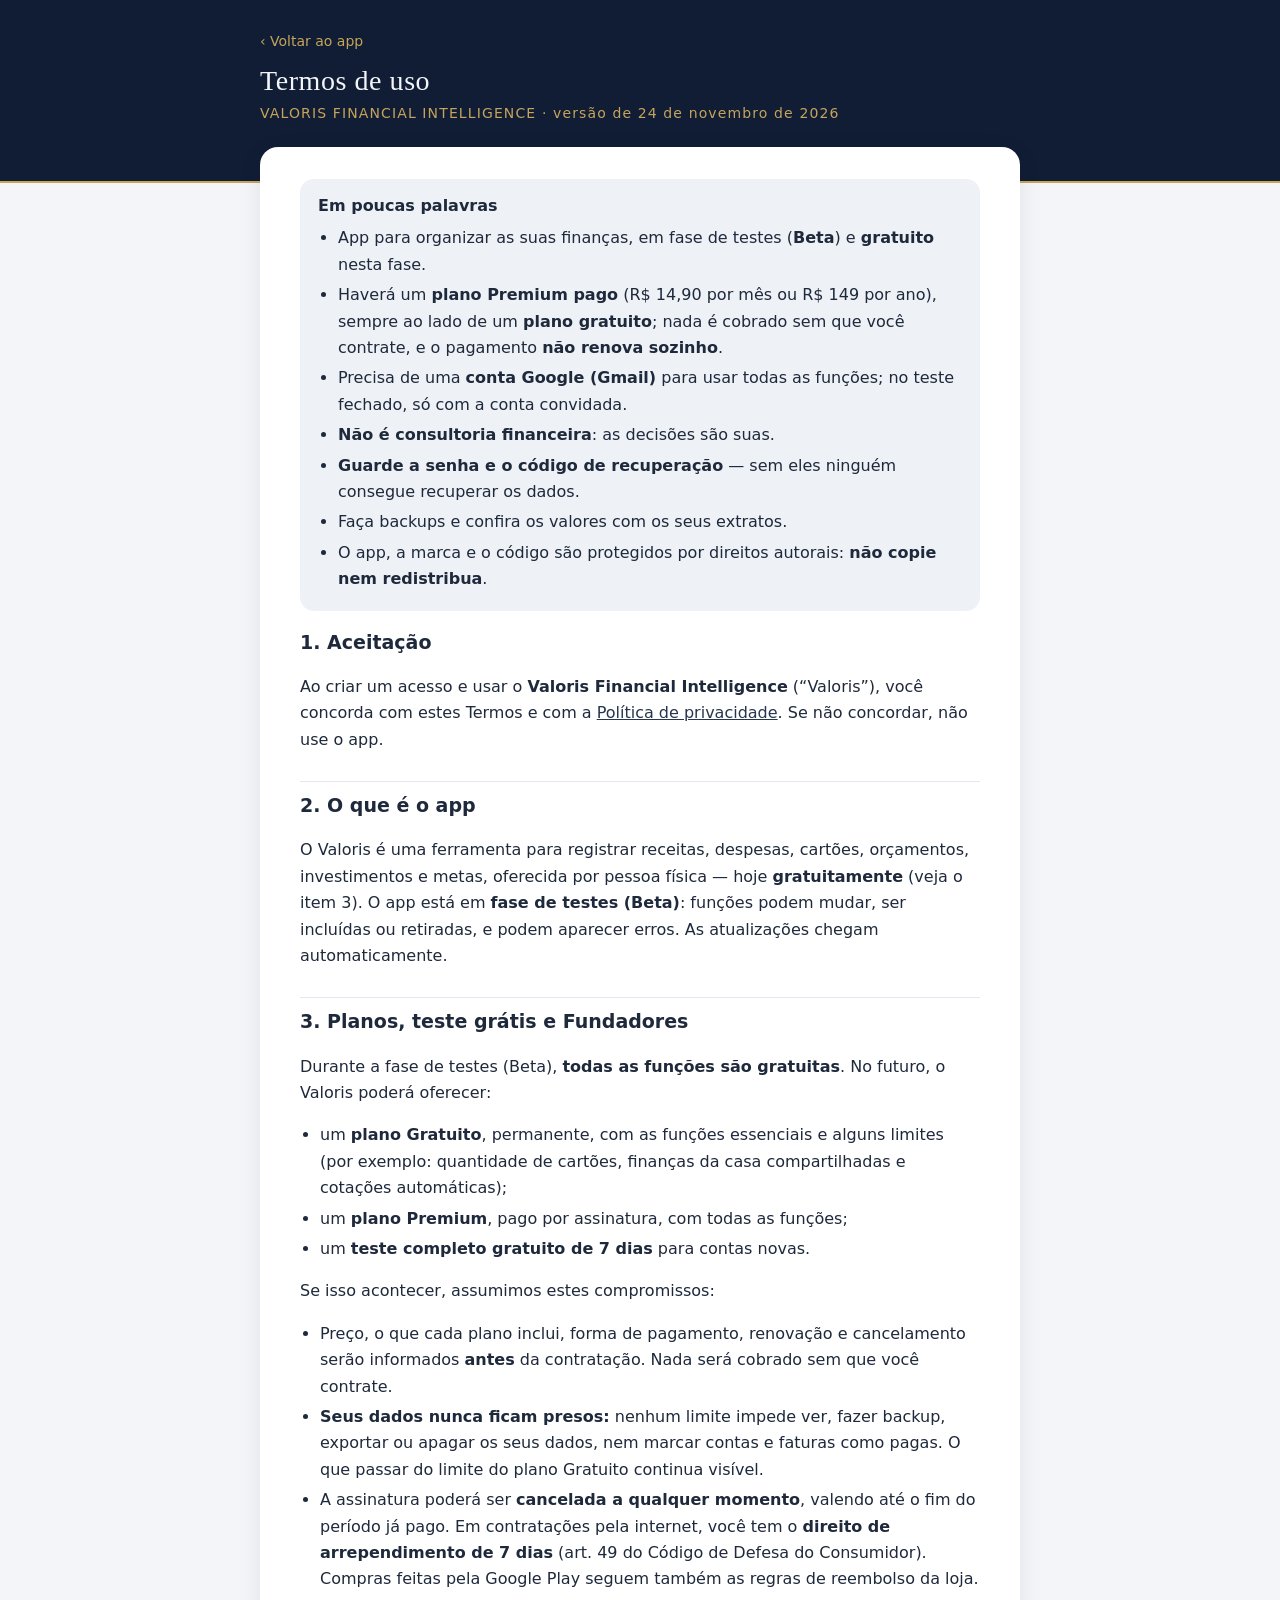
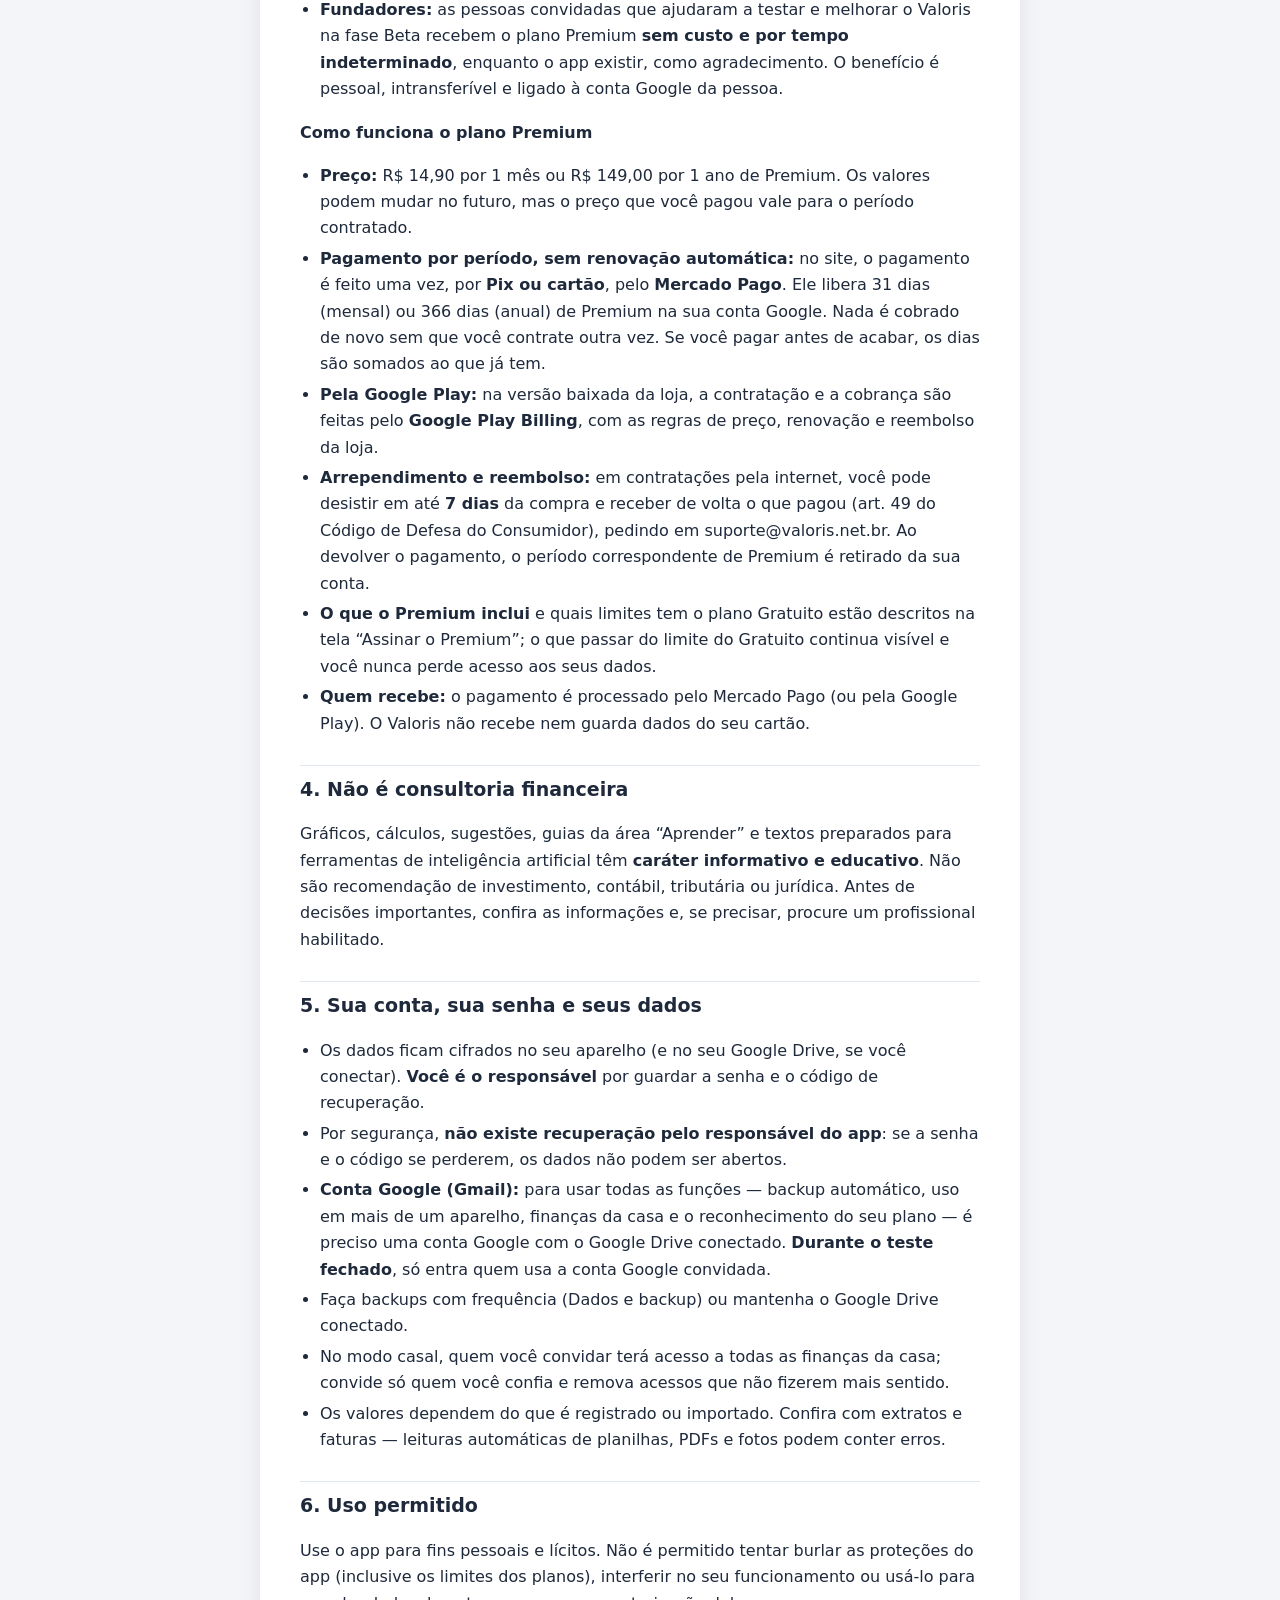
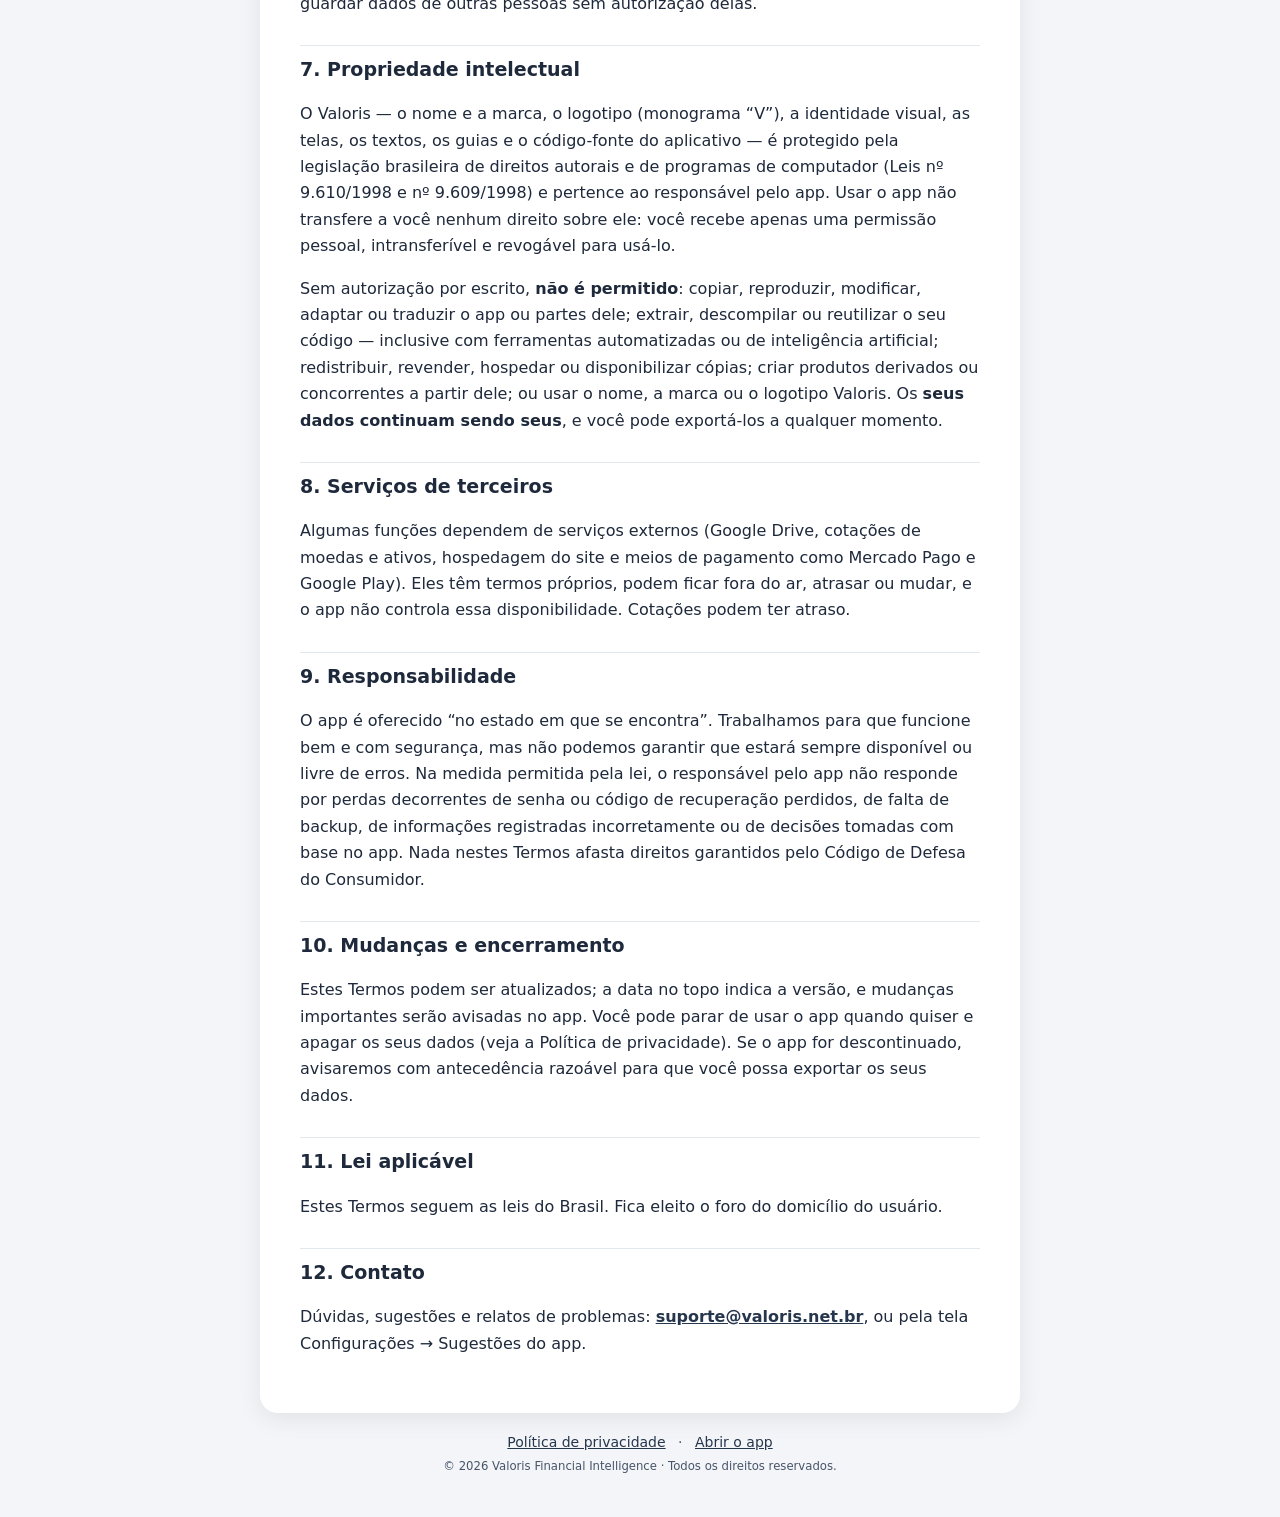
<file: termos.html>
<!doctype html>
<html lang="pt-BR">
<head>
  <meta charset="utf-8" />
  <meta name="viewport" content="width=device-width, initial-scale=1" />
  <meta http-equiv="Content-Security-Policy" content="default-src 'self'; style-src 'self'; img-src 'self' data:; script-src 'none'; object-src 'none'; base-uri 'self'; form-action 'none'" />
  <title>Termos de uso · Valoris</title>
  <meta name="description" content="Termos de uso do app Valoris, ferramenta gratuita de organização financeira pessoal." />
  <link rel="icon" type="image/png" sizes="32x32" href="icons/favicon-32.png" />
  <link rel="stylesheet" href="css/legal.css" />
</head>
<body>
  <header>
    <div class="caixa">
      <a href="./">‹ Voltar ao app</a>
      <h1>Termos de uso</h1>
      <p>VALORIS FINANCIAL INTELLIGENCE · versão de 24 de novembro de 2026</p>
    </div>
  </header>

  <main>
    <section class="resumo" aria-label="Resumo">
      <b>Em poucas palavras</b>
      <ul>
        <li>App para organizar as suas finanças, em fase de testes (<b>Beta</b>) e <b>gratuito</b> nesta fase.</li>
        <li>Haverá um <b>plano Premium pago</b> (R$ 14,90 por mês ou R$ 149 por ano), sempre ao lado de um <b>plano gratuito</b>; nada é cobrado sem que você contrate, e o pagamento <b>não renova sozinho</b>.</li>
        <li>Precisa de uma <b>conta Google (Gmail)</b> para usar todas as funções; no teste fechado, só com a conta convidada.</li>
        <li><b>Não é consultoria financeira</b>: as decisões são suas.</li>
        <li><b>Guarde a senha e o código de recuperação</b> — sem eles ninguém consegue recuperar os dados.</li>
        <li>Faça backups e confira os valores com os seus extratos.</li>
        <li>O app, a marca e o código são protegidos por direitos autorais: <b>não copie nem redistribua</b>.</li>
      </ul>
    </section>

    <h2>1. Aceitação</h2>
    <p>Ao criar um acesso e usar o <b>Valoris Financial Intelligence</b> (“Valoris”), você concorda com estes Termos e com a <a href="privacidade.html">Política de privacidade</a>. Se não concordar, não use o app.</p>

    <h2>2. O que é o app</h2>
    <p>O Valoris é uma ferramenta para registrar receitas, despesas, cartões, orçamentos, investimentos e metas, oferecida por pessoa física — hoje <b>gratuitamente</b> (veja o item 3). O app está em <b>fase de testes (Beta)</b>: funções podem mudar, ser incluídas ou retiradas, e podem aparecer erros. As atualizações chegam automaticamente.</p>

    <h2>3. Planos, teste grátis e Fundadores</h2>
    <p>Durante a fase de testes (Beta), <b>todas as funções são gratuitas</b>. No futuro, o Valoris poderá oferecer:</p>
    <ul>
      <li>um <b>plano Gratuito</b>, permanente, com as funções essenciais e alguns limites (por exemplo: quantidade de cartões, finanças da casa compartilhadas e cotações automáticas);</li>
      <li>um <b>plano Premium</b>, pago por assinatura, com todas as funções;</li>
      <li>um <b>teste completo gratuito de 7 dias</b> para contas novas.</li>
    </ul>
    <p>Se isso acontecer, assumimos estes compromissos:</p>
    <ul>
      <li>Preço, o que cada plano inclui, forma de pagamento, renovação e cancelamento serão informados <b>antes</b> da contratação. Nada será cobrado sem que você contrate.</li>
      <li><b>Seus dados nunca ficam presos:</b> nenhum limite impede ver, fazer backup, exportar ou apagar os seus dados, nem marcar contas e faturas como pagas. O que passar do limite do plano Gratuito continua visível.</li>
      <li>A assinatura poderá ser <b>cancelada a qualquer momento</b>, valendo até o fim do período já pago. Em contratações pela internet, você tem o <b>direito de arrependimento de 7 dias</b> (art. 49 do Código de Defesa do Consumidor). Compras feitas pela Google Play seguem também as regras de reembolso da loja.</li>
      <li><b>Fundadores:</b> as pessoas convidadas que ajudaram a testar e melhorar o Valoris na fase Beta recebem o plano Premium <b>sem custo e por tempo indeterminado</b>, enquanto o app existir, como agradecimento. O benefício é pessoal, intransferível e ligado à conta Google da pessoa.</li>
    </ul>

    <h3>Como funciona o plano Premium</h3>
    <ul>
      <li><b>Preço:</b> R$ 14,90 por 1 mês ou R$ 149,00 por 1 ano de Premium. Os valores podem mudar no futuro, mas o preço que você pagou vale para o período contratado.</li>
      <li><b>Pagamento por período, sem renovação automática:</b> no site, o pagamento é feito uma vez, por <b>Pix ou cartão</b>, pelo <b>Mercado Pago</b>. Ele libera 31 dias (mensal) ou 366 dias (anual) de Premium na sua conta Google. Nada é cobrado de novo sem que você contrate outra vez. Se você pagar antes de acabar, os dias são somados ao que já tem.</li>
      <li><b>Pela Google Play:</b> na versão baixada da loja, a contratação e a cobrança são feitas pelo <b>Google Play Billing</b>, com as regras de preço, renovação e reembolso da loja.</li>
      <li><b>Arrependimento e reembolso:</b> em contratações pela internet, você pode desistir em até <b>7 dias</b> da compra e receber de volta o que pagou (art. 49 do Código de Defesa do Consumidor), pedindo em suporte@valoris.net.br. Ao devolver o pagamento, o período correspondente de Premium é retirado da sua conta.</li>
      <li><b>O que o Premium inclui</b> e quais limites tem o plano Gratuito estão descritos na tela “Assinar o Premium”; o que passar do limite do Gratuito continua visível e você nunca perde acesso aos seus dados.</li>
      <li><b>Quem recebe:</b> o pagamento é processado pelo Mercado Pago (ou pela Google Play). O Valoris não recebe nem guarda dados do seu cartão.</li>
    </ul>

    <h2>4. Não é consultoria financeira</h2>
    <p>Gráficos, cálculos, sugestões, guias da área “Aprender” e textos preparados para ferramentas de inteligência artificial têm <b>caráter informativo e educativo</b>. Não são recomendação de investimento, contábil, tributária ou jurídica. Antes de decisões importantes, confira as informações e, se precisar, procure um profissional habilitado.</p>

    <h2>5. Sua conta, sua senha e seus dados</h2>
    <ul>
      <li>Os dados ficam cifrados no seu aparelho (e no seu Google Drive, se você conectar). <b>Você é o responsável</b> por guardar a senha e o código de recuperação.</li>
      <li>Por segurança, <b>não existe recuperação pelo responsável do app</b>: se a senha e o código se perderem, os dados não podem ser abertos.</li>
      <li><b>Conta Google (Gmail):</b> para usar todas as funções — backup automático, uso em mais de um aparelho, finanças da casa e o reconhecimento do seu plano — é preciso uma conta Google com o Google Drive conectado. <b>Durante o teste fechado</b>, só entra quem usa a conta Google convidada.</li>
      <li>Faça backups com frequência (Dados e backup) ou mantenha o Google Drive conectado.</li>
      <li>No modo casal, quem você convidar terá acesso a todas as finanças da casa; convide só quem você confia e remova acessos que não fizerem mais sentido.</li>
      <li>Os valores dependem do que é registrado ou importado. Confira com extratos e faturas — leituras automáticas de planilhas, PDFs e fotos podem conter erros.</li>
    </ul>

    <h2>6. Uso permitido</h2>
    <p>Use o app para fins pessoais e lícitos. Não é permitido tentar burlar as proteções do app (inclusive os limites dos planos), interferir no seu funcionamento ou usá-lo para guardar dados de outras pessoas sem autorização delas.</p>

    <h2>7. Propriedade intelectual</h2>
    <p>O Valoris — o nome e a marca, o logotipo (monograma “V”), a identidade visual, as telas, os textos, os guias e o código-fonte do aplicativo — é protegido pela legislação brasileira de direitos autorais e de programas de computador (Leis nº 9.610/1998 e nº 9.609/1998) e pertence ao responsável pelo app. Usar o app não transfere a você nenhum direito sobre ele: você recebe apenas uma permissão pessoal, intransferível e revogável para usá-lo.</p>
    <p>Sem autorização por escrito, <b>não é permitido</b>: copiar, reproduzir, modificar, adaptar ou traduzir o app ou partes dele; extrair, descompilar ou reutilizar o seu código — inclusive com ferramentas automatizadas ou de inteligência artificial; redistribuir, revender, hospedar ou disponibilizar cópias; criar produtos derivados ou concorrentes a partir dele; ou usar o nome, a marca ou o logotipo Valoris. Os <b>seus dados continuam sendo seus</b>, e você pode exportá-los a qualquer momento.</p>

    <h2>8. Serviços de terceiros</h2>
    <p>Algumas funções dependem de serviços externos (Google Drive, cotações de moedas e ativos, hospedagem do site e meios de pagamento como Mercado Pago e Google Play). Eles têm termos próprios, podem ficar fora do ar, atrasar ou mudar, e o app não controla essa disponibilidade. Cotações podem ter atraso.</p>

    <h2>9. Responsabilidade</h2>
    <p>O app é oferecido “no estado em que se encontra”. Trabalhamos para que funcione bem e com segurança, mas não podemos garantir que estará sempre disponível ou livre de erros. Na medida permitida pela lei, o responsável pelo app não responde por perdas decorrentes de senha ou código de recuperação perdidos, de falta de backup, de informações registradas incorretamente ou de decisões tomadas com base no app. Nada nestes Termos afasta direitos garantidos pelo Código de Defesa do Consumidor.</p>

    <h2>10. Mudanças e encerramento</h2>
    <p>Estes Termos podem ser atualizados; a data no topo indica a versão, e mudanças importantes serão avisadas no app. Você pode parar de usar o app quando quiser e apagar os seus dados (veja a Política de privacidade). Se o app for descontinuado, avisaremos com antecedência razoável para que você possa exportar os seus dados.</p>

    <h2>11. Lei aplicável</h2>
    <p>Estes Termos seguem as leis do Brasil. Fica eleito o foro do domicílio do usuário.</p>

    <h2>12. Contato</h2>
    <p>Dúvidas, sugestões e relatos de problemas: <a href="mailto:suporte@valoris.net.br"><b>suporte@valoris.net.br</b></a>, ou pela tela Configurações → Sugestões do app.</p>
  </main>

  <footer>
    <a href="privacidade.html">Política de privacidade</a> · <a href="./">Abrir o app</a>
    <br><small>© 2026 Valoris Financial Intelligence · Todos os direitos reservados.</small>
  </footer>
</body>
</html>
</file>
<file: css/styles.css>
/*! © 2026 Valoris Financial Intelligence. Todos os direitos reservados. Software proprietário: proibido copiar, reutilizar ou criar obras derivadas (veja LICENSE e termos.html). */
:root{--p-50: 236 253 245;--p-100: 209 250 229;--p-200: 167 243 208;--p-500: 16 185 129;--p-600: 5 150 105;--p-700: 4 120 87;--p-800: 6 95 70}.btn{display:inline-flex;align-items:center;justify-content:center;gap:.5rem;padding:.65rem 1.1rem;border-radius:.75rem;font-weight:600;font-size:.875rem;transition:background-color .15s,opacity .15s}.btn:disabled{opacity:.5;cursor:not-allowed}.btn-primary{background:rgb(var(--p-600));color:#fff}.btn-primary:hover:not(:disabled){background:rgb(var(--p-700))}.btn-ghost{background:#f1f5f9;color:#334155}.btn-ghost:hover{background:#e2e8f0}.btn-danger-ghost{background:transparent;color:#be123c}.btn-danger-ghost:hover{background:#fff1f2}.icon-btn{width:2.75rem;height:2.75rem;border-radius:9999px;display:grid;place-items:center;font-size:1.4rem;color:#475569}.icon-btn:hover{background:#f1f5f9}.barra-mes .icon-btn{color:#fff}.barra-mes .icon-btn:hover{background:#ffffff1f}.tema-valoris .barra-mes .icon-btn{color:rgb(var(--d))}.input{width:100%;border:1px solid #cbd5e1;border-radius:.65rem;padding:.55rem .7rem;background:#fff;font-size:.875rem;min-width:0}.input:focus{outline:2px solid rgb(var(--p-500));outline-offset:-1px;border-color:rgb(var(--p-500))}.field{display:flex;flex-direction:column;gap:.3rem;min-width:0}.field>span{font-size:.8125rem;font-weight:500;color:#475569}@media (max-width: 767px){.input{font-size:1rem;padding:.6rem .75rem}}:where(a,button,summary,[role=button],[role=tab]):focus-visible{outline:2px solid rgb(var(--p-500));outline-offset:2px}.seg{display:grid;grid-template-columns:1fr 1fr;background:#f1f5f9;border-radius:.75rem;padding:.25rem}.seg input{position:absolute;opacity:0;pointer-events:none}.seg span{display:block;text-align:center;padding:.5rem;border-radius:.55rem;font-weight:600;font-size:.875rem;color:#64748b;cursor:pointer}.seg label:first-child input:checked+span{background:#fff;color:#be123c;box-shadow:0 1px 2px #00000014}.seg label:last-child input:checked+span{background:#fff;color:#047857;box-shadow:0 1px 2px #00000014}.seg input:focus-visible+span{outline:2px solid rgb(var(--p-500))}.seg.seg-3{grid-template-columns:repeat(3,1fr)}.seg.seg-3 label input:checked+span{background:#fff;color:#334155;box-shadow:0 1px 2px #00000014}.seg.seg-3 label:nth-child(2) input:checked+span{color:#047857}.seg.seg-3 label:nth-child(3) input:checked+span{color:#92400e}.seg.seg-neutro label input:checked+span{background:#fff;color:rgb(var(--p-700));box-shadow:0 1px 2px #00000014}.toggle{appearance:none;-webkit-appearance:none;flex-shrink:0;cursor:pointer;width:2.75rem;height:1.6rem;border-radius:9999px;background:#cbd5e1;position:relative;transition:background-color .15s}.toggle:after{content:"";position:absolute;top:.2rem;left:.2rem;width:1.2rem;height:1.2rem;border-radius:9999px;background:#fff;box-shadow:0 1px 2px #0003;transition:transform .15s}.toggle:checked{background:rgb(var(--p-600))}.toggle:checked:after{transform:translate(1.15rem)}.toggle:focus-visible{outline:2px solid rgb(var(--p-500));outline-offset:2px}.pill{display:inline-flex;align-items:center;gap:.25rem;font-size:.6875rem;font-weight:600;line-height:1;padding:.3rem .5rem;border-radius:9999px;white-space:nowrap}.pill:hover{filter:brightness(.96)}[data-edit]{cursor:pointer}.lanc-item:hover{background:#f8fafc}[data-edit]:focus-visible{outline:2px solid rgb(var(--p-500));outline-offset:-2px}.logo-app{background:linear-gradient(135deg,rgb(var(--p-500)),rgb(var(--p-700)));box-shadow:0 2px 8px rgb(var(--p-600) / .35)}.side-link>span[aria-hidden] svg{color:#94a3b8;transition:color .15s}.side-link:hover>span[aria-hidden] svg,.side-link.is-active>span[aria-hidden] svg{color:rgb(var(--p-700))}.tab-link>span:first-child svg{display:block}.side-link{display:flex;align-items:center;gap:.75rem;padding:.6rem .9rem;border-radius:.75rem;font-size:.9rem;color:#475569}.side-link:hover{background:#f1f5f9}.side-link.is-active{background:rgb(var(--p-50));color:rgb(var(--p-700));font-weight:600}.tab-link{display:flex;flex-direction:column;align-items:center;justify-content:flex-end;gap:.25rem;padding:.5rem 0 .55rem;min-height:64px;font-size:.75rem;font-weight:500;color:#55627a}.tab-pilula{width:56px;height:30px;border-radius:15px;display:grid;place-items:center;transition:background .15s}.tab-link.is-active{color:#101d35;font-weight:600}.tab-link.is-active .tab-pilula{background:rgb(var(--p-50));color:rgb(var(--p-700))}.tema-valoris .tab-link.is-active .tab-pilula{background:#e8edf6;color:#101d35}.tab-fab{width:54px;height:54px;margin-top:-1.4rem;border-radius:18px;display:grid;place-items:center;box-shadow:0 6px 16px #101d3538}.tab-novo{color:#101d35;font-weight:600}.valor-grande{padding:.25rem 0 0}.valor-grande-input{width:9ch;max-width:100%;field-sizing:content;min-width:5ch;text-align:center;font-size:2.6rem;line-height:1.15;font-weight:700;letter-spacing:-.02em;color:#0f172a;background:transparent;border:0;border-bottom:2px solid #e2e8f0;padding:.1rem .25rem;caret-color:rgb(var(--p-600))}.valor-grande-input:focus{outline:none;border-bottom-color:rgb(var(--p-600))}.valor-grande-input::placeholder{color:#cbd5e1}.teclado{display:grid;grid-template-columns:repeat(3,1fr);gap:.4rem}.teclado button{height:3rem;border-radius:.9rem;background:#f1f5f9;font-size:1.25rem;font-weight:600;color:#0f172a;touch-action:manipulation}.teclado button:active{background:#e2e8f0}.cat-rapida{display:grid;justify-items:center;gap:.3rem;min-width:0;min-height:4.25rem;padding:.5rem .25rem .45rem;border:1.5px solid #e2e8f0;border-radius:.9rem;font-size:.75rem;font-weight:500;color:#475569;background:#fff}.cat-rapida .cat-ic{width:2.1rem;height:2.1rem;border-radius:.7rem;display:grid;place-items:center;background:#f1f5f9;font-size:1.1rem;color:#0f172a}.cat-rapida .cat-nome{display:block;width:100%;text-align:center;overflow:hidden;text-overflow:ellipsis;white-space:nowrap}.cat-rapida[aria-pressed=true]{border-color:rgb(var(--p-700));color:#0f172a;font-weight:600;background:rgb(var(--p-50))}.cat-rapida[aria-pressed=true] .cat-ic{background:rgb(var(--p-700));color:#fff}.cat-rapida:focus-visible,.chip-op:focus-visible,.teclado button:focus-visible{outline:2px solid rgb(var(--p-500));outline-offset:2px}.chip-op{height:2.5rem;padding:0 1rem;border-radius:9999px;border:1.5px solid #e2e8f0;font-size:.875rem;font-weight:500;color:#475569;background:#fff}.chip-op[aria-pressed=true]{border-color:rgb(var(--p-700));background:rgb(var(--p-700));color:#fff}.rel-aba{min-height:2.5rem;padding:.4rem .25rem;border-radius:.6rem;font-size:.875rem;font-weight:600;color:#64748b}.rel-aba[aria-selected=true]{background:#fff;color:#0f172a;box-shadow:0 1px 2px #00000014}.rel-aba:focus-visible{outline:2px solid rgb(var(--p-500));outline-offset:1px}.mais-opcoes>summary{list-style:none}.mais-opcoes>summary::-webkit-details-marker{display:none}.mais-opcoes .mais-seta{transition:transform .15s}.mais-opcoes[open] .mais-seta{transform:rotate(180deg)}.chips{scrollbar-width:none}.chips::-webkit-scrollbar{display:none}.chip{display:inline-flex;align-items:center;gap:.4rem;white-space:nowrap;flex-shrink:0;padding:.5rem .9rem;border-radius:9999px;font-size:.8125rem;font-weight:500;background:#fff;color:#475569;box-shadow:0 1px 2px #0000000f}.chip:hover{background:#f8fafc}.chip.is-active{background:rgb(var(--p-700));color:#fff}.vlr{transition:filter .15s}.ocultar-valores .vlr{filter:blur(.5em);user-select:none}.ocultar-valores svg text.vlr{filter:blur(3px)}.olho-fechado,.ocultar-valores .olho-aberto{display:none}.ocultar-valores .olho-fechado{display:inline}[data-atualizar][hidden],.topo-badge[hidden]{display:none!important}.sino{position:relative}.topo-claro .sino{color:#64748b}.topo-claro .sino.sino-atencao{color:#b45309}.topo-claro .sino.sino-critico{color:#be123c}.topo-escuro.sino.sino-atencao,.topo-escuro.sino.sino-critico{color:#fde68a}.sino.sino-critico svg,.sino.sino-atencao svg{fill:currentColor;fill-opacity:.18}.topo-badge{position:absolute;top:2px;right:0;min-width:1.15rem;height:1.15rem;padding:0 .25rem;border-radius:9999px;background:#e11d48;color:#fff;font-size:.65rem;font-weight:700;line-height:1.15rem;text-align:center;box-shadow:0 0 0 2px #fff;pointer-events:none}.topo-escuro .topo-badge{box-shadow:0 0 0 2px rgb(var(--p-600))}.atualizar{color:#94a3b8;transition:background-color .2s,color .2s}.topo-escuro.atualizar{color:#ffffff8c}.atualizar-rotulo{display:none;font-size:.8125rem;font-weight:600}.atualizar.atualizar-disponivel{background:#fbbf24;color:#78350f;animation:pulso-atualizar 2s infinite}.atualizar.atualizar-disponivel:hover{background:#f59e0b}.topo-claro .atualizar.atualizar-disponivel{width:auto;display:inline-flex;gap:.35rem;padding:0 .8rem}.atualizar-disponivel .atualizar-rotulo{display:inline}.atualizar-procurando svg{animation:spin .9s linear infinite}@keyframes pulso-atualizar{0%{box-shadow:0 0 #fbbf24b3}70%{box-shadow:0 0 0 10px #fbbf2400}to{box-shadow:0 0 #fbbf2400}}@media (prefers-reduced-motion: reduce){.atualizar.atualizar-disponivel,.atualizar-procurando svg{animation:none}*,*:before,*:after{animation-duration:.01ms!important;animation-iteration-count:1!important;transition-duration:.01ms!important;scroll-behavior:auto!important}}.hbar-row{display:grid;grid-template-columns:minmax(0,8rem) minmax(0,1fr) auto;align-items:center;gap:.75rem}@media (min-width: 640px){.hbar-row{grid-template-columns:minmax(0,11rem) minmax(0,1fr) auto}}.chart-tip{position:absolute;z-index:5;pointer-events:none;background:#fff;border:1px solid rgba(11,11,11,.1);border-radius:.6rem;box-shadow:0 4px 16px #00000014;padding:.5rem .65rem;font-size:.75rem;color:#0b0b0b;min-width:11rem}.dropzone:hover,.dropzone.is-dragging{border-color:rgb(var(--p-500));background:rgb(var(--p-50))}.spinner{width:1.1rem;height:1.1rem;border:2px solid #cbd5e1;border-top-color:rgb(var(--p-600));border-radius:9999px;animation:spin .8s linear infinite}@keyframes spin{to{transform:rotate(360deg)}}.table-wrap{overflow-x:auto;-webkit-overflow-scrolling:touch}.table-wrap table{min-width:100%;border-collapse:collapse;font-size:.8125rem}.table-wrap th{text-align:left;font-weight:600;color:#64748b;white-space:nowrap;padding:.5rem .75rem;background:#f8fafc}.table-wrap td{padding:.5rem .75rem;border-top:1px solid #f1f5f9;white-space:nowrap}.table-wrap td.num{text-align:right;font-variant-numeric:tabular-nums}.table-wrap th.text-right{text-align:right}.planilha{-webkit-overflow-scrolling:touch}.planilha table{border-collapse:separate;border-spacing:0}.planilha th{text-align:left;color:#475569;padding:.5rem .625rem;border-bottom:1px solid #e2e8f0;white-space:nowrap}.planilha th.num{text-align:right}.planilha td{padding:.4rem .625rem;border-bottom:1px solid #f1f5f9;white-space:nowrap;vertical-align:top}.planilha td.num{text-align:right;font-variant-numeric:tabular-nums}.planilha tfoot td{border-top:1px solid #cbd5e1;border-bottom:0;padding-top:.5rem;padding-bottom:.5rem}.planilha th:first-child,.planilha td:first-child{position:sticky;left:0;background:inherit}.planilha thead th:first-child,.planilha tfoot td:first-child{background:#f1f5f9;z-index:1}.planilha tbody tr{background:#fff}.planilha tbody tr.bg-slate-50\/60{background:#f8fafc}.planilha tbody tr:hover{background:rgb(var(--p-50))}details>summary{list-style:none;cursor:pointer}details>summary::-webkit-details-marker{display:none}details[open] .chev{transform:rotate(90deg)}.chev{display:inline-block;transition:transform .15s}.modal-grip{display:none;color:#cbd5e1;flex:none}.modal-centro[hidden]{display:none!important}@media (min-width: 640px){.modal-alca{cursor:grab;user-select:none;-webkit-user-select:none;touch-action:none}.modal-alca.arrastando{cursor:grabbing}.modal-alca:hover .modal-grip{color:#64748b}.modal-grip{display:inline-flex}.modal-panel.modal-solta{position:fixed;margin:0;max-height:calc(100vh - 16px);box-shadow:0 20px 50px -12px #0f172a73,0 0 0 1px #0f172a14}.modal-fundo-livre{background:transparent!important;pointer-events:none}.modal-fundo-livre>.modal-panel{pointer-events:auto}}.tema-bolinha{background:var(--cor);transition:transform .12s,box-shadow .12s;box-shadow:inset 0 0 0 1px #00000014}.tema-bolinha:hover{transform:scale(1.06)}.tema-bolinha.is-ativo{box-shadow:0 0 0 3px #fff,0 0 0 5.5px var(--cor)}.tema-bolinha:focus-visible{outline:2px solid #0f172a;outline-offset:5px}.saudacao-data:first-letter{text-transform:uppercase}.quem-opcao{position:relative;display:block;cursor:pointer;min-width:0}.quem-opcao input{position:absolute;opacity:0;pointer-events:none}.quem-opcao>span{display:flex;align-items:center;gap:.5rem;padding:.45rem .6rem;border:1.5px solid #e2e8f0;border-radius:.85rem;font-size:.85rem;font-weight:500;color:#334155;background:#fff;min-width:0}.quem-opcao input:checked+span{border-color:rgb(var(--p-600));background:rgb(var(--p-50));color:rgb(var(--p-800));font-weight:600}.quem-opcao input:focus-visible+span{outline:2px solid rgb(var(--p-500));outline-offset:1px}.filtro-pessoa{display:inline-flex;gap:.25rem;background:#fff;border-radius:9999px;padding:.25rem;box-shadow:0 1px 2px #0000000f;max-width:100%;overflow-x:auto}.filtro-pessoa button{display:inline-flex;align-items:center;gap:.4rem;padding:.3rem .75rem .3rem .3rem;border-radius:9999px;font-size:.8rem;font-weight:500;color:#475569;white-space:nowrap}.filtro-pessoa button[aria-pressed=true]{background:rgb(var(--p-600));color:#fff}.filtro-pessoa button:not([aria-pressed=true]):hover{background:#f1f5f9}.autor-mini{width:1.15rem;height:1.15rem;font-size:.55rem}.tour{position:fixed;inset:0;z-index:90}.tour [data-fundo]{pointer-events:auto}.tour-recorte{position:fixed;border-radius:.9rem;box-shadow:0 0 0 9999px #0f172aa8;outline:2px solid rgb(var(--p-500));outline-offset:2px;pointer-events:none;transition:left .2s,top .2s,width .2s,height .2s}.tour-balao{position:fixed;background:#fff;border-radius:1rem;padding:1rem;box-shadow:0 20px 50px -12px #0f172a80;transition:left .2s,top .2s}.tour.tour-trocando .tour-balao,.tour.tour-trocando .tour-recorte{opacity:0}@media (prefers-reduced-motion: reduce){.tour-recorte,.tour-balao{transition:none}}.hero-topo{position:relative;overflow:hidden;background:linear-gradient(135deg,rgb(var(--p-800)),rgb(var(--p-600)))}.hero-spark{color:#fff}.tema-valoris .hero-topo{background:linear-gradient(160deg,rgb(var(--p-800)) 55%,rgb(var(--p-700)))}.tema-valoris .hero-rotulo{color:rgb(var(--d));letter-spacing:.14em}.tema-valoris .hero-spark{color:rgb(var(--d))}.tema-valoris .hero-topo:after{background:rgb(var(--d) / .08)}.hero-topo:after{content:"";position:absolute;right:-2.5rem;top:-3rem;width:9rem;height:9rem;border-radius:9999px;background:#ffffff12;pointer-events:none}.hero-topo>*{position:relative;z-index:1}.cal{display:grid;grid-template-columns:repeat(7,minmax(0,1fr));gap:.25rem}.cal-dia{min-height:3.4rem;border-radius:.75rem;padding:.3rem .15rem;text-align:center;font-size:.8rem;line-height:1.1;display:flex;flex-direction:column;align-items:center;gap:.1rem}.cal-dia[data-dia]:hover{background:#f1f5f9}.cal-dia .n{font-weight:600;color:#334155}.cal-dia .r{font-size:.62rem;color:#047857;font-variant-numeric:tabular-nums}.cal-dia .d{font-size:.62rem;color:#c2410c;font-variant-numeric:tabular-nums}.cal-dia.hoje{box-shadow:inset 0 0 0 1.5px rgb(var(--p-500))}.cal-dia.sel{background:rgb(var(--p-600))!important}.cal-dia.sel .n,.cal-dia.sel .r,.cal-dia.sel .d{color:#fff}.cal-dia.fora{visibility:hidden}html,body{overscroll-behavior-y:none}.puxar{position:fixed;top:0;left:50%;z-index:45;transform:translate(-50%,-56px);opacity:0;pointer-events:none;padding-top:env(safe-area-inset-top)}.puxar-bola{width:2.6rem;height:2.6rem;border-radius:9999px;background:#fff;color:rgb(var(--p-600));display:grid;place-items:center;box-shadow:0 4px 14px #0f172a2e}.puxar.pronto .puxar-bola{background:rgb(var(--p-600));color:#fff}.puxar.girando .puxar-bola svg{animation:spin .8s linear infinite}.selo-beta{position:fixed;top:max(4px,env(safe-area-inset-top));left:50%;transform:translate(-50%);z-index:95;pointer-events:none;background:#f59e0b;color:#451a03;font:700 10px/1 system-ui,sans-serif;letter-spacing:.06em;padding:4px 10px;border-radius:999px;box-shadow:0 1px 4px #00000040}:root{--ouro: 198 164 92;--navy: 16 29 53;--gelo: 243 245 248;--grafite: 38 54 76}.marca-mono{display:grid;place-items:center;flex-shrink:0;background:rgb(var(--navy));box-shadow:inset 0 0 0 1px rgb(var(--ouro) / .35)}.marca-mono svg{width:66%;height:66%}.marca-nome{font-family:Montserrat,Segoe UI,Roboto,Helvetica Neue,Arial,system-ui,sans-serif;font-weight:600;letter-spacing:.3em}.marca-assinatura{font-weight:600;letter-spacing:.22em;text-transform:uppercase;color:rgb(var(--ouro))}.marca-assinatura.escura{color:#8a6d2f}
</file>
<file: beta/css/styles.css>
/*! © 2026 Valoris Financial Intelligence. Todos os direitos reservados. Software proprietário: proibido copiar, reutilizar ou criar obras derivadas (veja LICENSE e termos.html). */
:root{--p-50: 236 253 245;--p-100: 209 250 229;--p-200: 167 243 208;--p-500: 16 185 129;--p-600: 5 150 105;--p-700: 4 120 87;--p-800: 6 95 70}.btn{display:inline-flex;align-items:center;justify-content:center;gap:.5rem;padding:.65rem 1.1rem;border-radius:.75rem;font-weight:600;font-size:.875rem;transition:background-color .15s,opacity .15s}.btn:disabled{opacity:.5;cursor:not-allowed}.btn-primary{background:rgb(var(--p-600));color:#fff}.btn-primary:hover:not(:disabled){background:rgb(var(--p-700))}.btn-ghost{background:#f1f5f9;color:#334155}.btn-ghost:hover{background:#e2e8f0}.btn-danger-ghost{background:transparent;color:#be123c}.btn-danger-ghost:hover{background:#fff1f2}.icon-btn{width:2.75rem;height:2.75rem;border-radius:9999px;display:grid;place-items:center;font-size:1.4rem;color:#475569}.icon-btn:hover{background:#f1f5f9}.barra-mes .icon-btn{color:#fff}.barra-mes .icon-btn:hover{background:#ffffff1f}.tema-valoris .barra-mes .icon-btn{color:rgb(var(--d))}.input{width:100%;border:1px solid #cbd5e1;border-radius:.65rem;padding:.55rem .7rem;background:#fff;font-size:.875rem;min-width:0}.input:focus{outline:2px solid rgb(var(--p-500));outline-offset:-1px;border-color:rgb(var(--p-500))}.field{display:flex;flex-direction:column;gap:.3rem;min-width:0}.field>span{font-size:.8125rem;font-weight:500;color:#475569}@media (max-width: 767px){.input{font-size:1rem;padding:.6rem .75rem}}:where(a,button,summary,[role=button],[role=tab]):focus-visible{outline:2px solid rgb(var(--p-500));outline-offset:2px}.seg{display:grid;grid-template-columns:1fr 1fr;background:#f1f5f9;border-radius:.75rem;padding:.25rem}.seg input{position:absolute;opacity:0;pointer-events:none}.seg span{display:block;text-align:center;padding:.5rem;border-radius:.55rem;font-weight:600;font-size:.875rem;color:#64748b;cursor:pointer}.seg label:first-child input:checked+span{background:#fff;color:#be123c;box-shadow:0 1px 2px #00000014}.seg label:last-child input:checked+span{background:#fff;color:#047857;box-shadow:0 1px 2px #00000014}.seg input:focus-visible+span{outline:2px solid rgb(var(--p-500))}.seg.seg-3{grid-template-columns:repeat(3,1fr)}.seg.seg-3 label input:checked+span{background:#fff;color:#334155;box-shadow:0 1px 2px #00000014}.seg.seg-3 label:nth-child(2) input:checked+span{color:#047857}.seg.seg-3 label:nth-child(3) input:checked+span{color:#92400e}.seg.seg-neutro label input:checked+span{background:#fff;color:rgb(var(--p-700));box-shadow:0 1px 2px #00000014}.toggle{appearance:none;-webkit-appearance:none;flex-shrink:0;cursor:pointer;width:2.75rem;height:1.6rem;border-radius:9999px;background:#cbd5e1;position:relative;transition:background-color .15s}.toggle:after{content:"";position:absolute;top:.2rem;left:.2rem;width:1.2rem;height:1.2rem;border-radius:9999px;background:#fff;box-shadow:0 1px 2px #0003;transition:transform .15s}.toggle:checked{background:rgb(var(--p-600))}.toggle:checked:after{transform:translate(1.15rem)}.toggle:focus-visible{outline:2px solid rgb(var(--p-500));outline-offset:2px}.pill{display:inline-flex;align-items:center;gap:.25rem;font-size:.6875rem;font-weight:600;line-height:1;padding:.3rem .5rem;border-radius:9999px;white-space:nowrap}.pill:hover{filter:brightness(.96)}[data-edit]{cursor:pointer}.lanc-item:hover{background:#f8fafc}[data-edit]:focus-visible{outline:2px solid rgb(var(--p-500));outline-offset:-2px}.logo-app{background:linear-gradient(135deg,rgb(var(--p-500)),rgb(var(--p-700)));box-shadow:0 2px 8px rgb(var(--p-600) / .35)}.side-link>span[aria-hidden] svg{color:#94a3b8;transition:color .15s}.side-link:hover>span[aria-hidden] svg,.side-link.is-active>span[aria-hidden] svg{color:rgb(var(--p-700))}.tab-link>span:first-child svg{display:block}.side-link{display:flex;align-items:center;gap:.75rem;padding:.6rem .9rem;border-radius:.75rem;font-size:.9rem;color:#475569}.side-link:hover{background:#f1f5f9}.side-link.is-active{background:rgb(var(--p-50));color:rgb(var(--p-700));font-weight:600}.tab-link{display:flex;flex-direction:column;align-items:center;justify-content:flex-end;gap:.25rem;padding:.5rem 0 .55rem;min-height:64px;font-size:.75rem;font-weight:500;color:#55627a}.tab-pilula{width:56px;height:30px;border-radius:15px;display:grid;place-items:center;transition:background .15s}.tab-link.is-active{color:#101d35;font-weight:600}.tab-link.is-active .tab-pilula{background:rgb(var(--p-50));color:rgb(var(--p-700))}.tema-valoris .tab-link.is-active .tab-pilula{background:#e8edf6;color:#101d35}.tab-fab{width:54px;height:54px;margin-top:-1.4rem;border-radius:18px;display:grid;place-items:center;box-shadow:0 6px 16px #101d3538}.tab-novo{color:#101d35;font-weight:600}.valor-grande{padding:.25rem 0 0}.valor-grande-input{width:9ch;max-width:100%;field-sizing:content;min-width:5ch;text-align:center;font-size:2.6rem;line-height:1.15;font-weight:700;letter-spacing:-.02em;color:#0f172a;background:transparent;border:0;border-bottom:2px solid #e2e8f0;padding:.1rem .25rem;caret-color:rgb(var(--p-600))}.valor-grande-input:focus{outline:none;border-bottom-color:rgb(var(--p-600))}.valor-grande-input::placeholder{color:#cbd5e1}.teclado{display:grid;grid-template-columns:repeat(3,1fr);gap:.4rem}.teclado button{height:3rem;border-radius:.9rem;background:#f1f5f9;font-size:1.25rem;font-weight:600;color:#0f172a;touch-action:manipulation}.teclado button:active{background:#e2e8f0}.cat-rapida{display:grid;justify-items:center;gap:.3rem;min-width:0;min-height:4.25rem;padding:.5rem .25rem .45rem;border:1.5px solid #e2e8f0;border-radius:.9rem;font-size:.75rem;font-weight:500;color:#475569;background:#fff}.cat-rapida .cat-ic{width:2.1rem;height:2.1rem;border-radius:.7rem;display:grid;place-items:center;background:#f1f5f9;font-size:1.1rem;color:#0f172a}.cat-rapida .cat-nome{display:block;width:100%;text-align:center;overflow:hidden;text-overflow:ellipsis;white-space:nowrap}.cat-rapida[aria-pressed=true]{border-color:rgb(var(--p-700));color:#0f172a;font-weight:600;background:rgb(var(--p-50))}.cat-rapida[aria-pressed=true] .cat-ic{background:rgb(var(--p-700));color:#fff}.cat-rapida:focus-visible,.chip-op:focus-visible,.teclado button:focus-visible{outline:2px solid rgb(var(--p-500));outline-offset:2px}.chip-op{height:2.5rem;padding:0 1rem;border-radius:9999px;border:1.5px solid #e2e8f0;font-size:.875rem;font-weight:500;color:#475569;background:#fff}.chip-op[aria-pressed=true]{border-color:rgb(var(--p-700));background:rgb(var(--p-700));color:#fff}.rel-aba{min-height:2.5rem;padding:.4rem .25rem;border-radius:.6rem;font-size:.875rem;font-weight:600;color:#64748b}.rel-aba[aria-selected=true]{background:#fff;color:#0f172a;box-shadow:0 1px 2px #00000014}.rel-aba:focus-visible{outline:2px solid rgb(var(--p-500));outline-offset:1px}.mais-opcoes>summary{list-style:none}.mais-opcoes>summary::-webkit-details-marker{display:none}.mais-opcoes .mais-seta{transition:transform .15s}.mais-opcoes[open] .mais-seta{transform:rotate(180deg)}.chips{scrollbar-width:none}.chips::-webkit-scrollbar{display:none}.chip{display:inline-flex;align-items:center;gap:.4rem;white-space:nowrap;flex-shrink:0;padding:.5rem .9rem;border-radius:9999px;font-size:.8125rem;font-weight:500;background:#fff;color:#475569;box-shadow:0 1px 2px #0000000f}.chip:hover{background:#f8fafc}.chip.is-active{background:rgb(var(--p-700));color:#fff}.vlr{transition:filter .15s}.ocultar-valores .vlr{filter:blur(.5em);user-select:none}.ocultar-valores svg text.vlr{filter:blur(3px)}.olho-fechado,.ocultar-valores .olho-aberto{display:none}.ocultar-valores .olho-fechado{display:inline}[data-atualizar][hidden],.topo-badge[hidden]{display:none!important}.sino{position:relative}.topo-claro .sino{color:#64748b}.topo-claro .sino.sino-atencao{color:#b45309}.topo-claro .sino.sino-critico{color:#be123c}.topo-escuro.sino.sino-atencao,.topo-escuro.sino.sino-critico{color:#fde68a}.sino.sino-critico svg,.sino.sino-atencao svg{fill:currentColor;fill-opacity:.18}.topo-badge{position:absolute;top:2px;right:0;min-width:1.15rem;height:1.15rem;padding:0 .25rem;border-radius:9999px;background:#e11d48;color:#fff;font-size:.65rem;font-weight:700;line-height:1.15rem;text-align:center;box-shadow:0 0 0 2px #fff;pointer-events:none}.topo-escuro .topo-badge{box-shadow:0 0 0 2px rgb(var(--p-600))}.atualizar{color:#94a3b8;transition:background-color .2s,color .2s}.topo-escuro.atualizar{color:#ffffff8c}.atualizar-rotulo{display:none;font-size:.8125rem;font-weight:600}.atualizar.atualizar-disponivel{background:#fbbf24;color:#78350f;animation:pulso-atualizar 2s infinite}.atualizar.atualizar-disponivel:hover{background:#f59e0b}.topo-claro .atualizar.atualizar-disponivel{width:auto;display:inline-flex;gap:.35rem;padding:0 .8rem}.atualizar-disponivel .atualizar-rotulo{display:inline}.atualizar-procurando svg{animation:spin .9s linear infinite}@keyframes pulso-atualizar{0%{box-shadow:0 0 #fbbf24b3}70%{box-shadow:0 0 0 10px #fbbf2400}to{box-shadow:0 0 #fbbf2400}}@media (prefers-reduced-motion: reduce){.atualizar.atualizar-disponivel,.atualizar-procurando svg{animation:none}*,*:before,*:after{animation-duration:.01ms!important;animation-iteration-count:1!important;transition-duration:.01ms!important;scroll-behavior:auto!important}}.hbar-row{display:grid;grid-template-columns:minmax(0,8rem) minmax(0,1fr) auto;align-items:center;gap:.75rem}@media (min-width: 640px){.hbar-row{grid-template-columns:minmax(0,11rem) minmax(0,1fr) auto}}.chart-tip{position:absolute;z-index:5;pointer-events:none;background:#fff;border:1px solid rgba(11,11,11,.1);border-radius:.6rem;box-shadow:0 4px 16px #00000014;padding:.5rem .65rem;font-size:.75rem;color:#0b0b0b;min-width:11rem}.dropzone:hover,.dropzone.is-dragging{border-color:rgb(var(--p-500));background:rgb(var(--p-50))}.spinner{width:1.1rem;height:1.1rem;border:2px solid #cbd5e1;border-top-color:rgb(var(--p-600));border-radius:9999px;animation:spin .8s linear infinite}@keyframes spin{to{transform:rotate(360deg)}}.table-wrap{overflow-x:auto;-webkit-overflow-scrolling:touch}.table-wrap table{min-width:100%;border-collapse:collapse;font-size:.8125rem}.table-wrap th{text-align:left;font-weight:600;color:#64748b;white-space:nowrap;padding:.5rem .75rem;background:#f8fafc}.table-wrap td{padding:.5rem .75rem;border-top:1px solid #f1f5f9;white-space:nowrap}.table-wrap td.num{text-align:right;font-variant-numeric:tabular-nums}.table-wrap th.text-right{text-align:right}.planilha{-webkit-overflow-scrolling:touch}.planilha table{border-collapse:separate;border-spacing:0}.planilha th{text-align:left;color:#475569;padding:.5rem .625rem;border-bottom:1px solid #e2e8f0;white-space:nowrap}.planilha th.num{text-align:right}.planilha td{padding:.4rem .625rem;border-bottom:1px solid #f1f5f9;white-space:nowrap;vertical-align:top}.planilha td.num{text-align:right;font-variant-numeric:tabular-nums}.planilha tfoot td{border-top:1px solid #cbd5e1;border-bottom:0;padding-top:.5rem;padding-bottom:.5rem}.planilha th:first-child,.planilha td:first-child{position:sticky;left:0;background:inherit}.planilha thead th:first-child,.planilha tfoot td:first-child{background:#f1f5f9;z-index:1}.planilha tbody tr{background:#fff}.planilha tbody tr.bg-slate-50\/60{background:#f8fafc}.planilha tbody tr:hover{background:rgb(var(--p-50))}details>summary{list-style:none;cursor:pointer}details>summary::-webkit-details-marker{display:none}details[open] .chev{transform:rotate(90deg)}.chev{display:inline-block;transition:transform .15s}.modal-grip{display:none;color:#cbd5e1;flex:none}.modal-centro[hidden]{display:none!important}@media (min-width: 640px){.modal-alca{cursor:grab;user-select:none;-webkit-user-select:none;touch-action:none}.modal-alca.arrastando{cursor:grabbing}.modal-alca:hover .modal-grip{color:#64748b}.modal-grip{display:inline-flex}.modal-panel.modal-solta{position:fixed;margin:0;max-height:calc(100vh - 16px);box-shadow:0 20px 50px -12px #0f172a73,0 0 0 1px #0f172a14}.modal-fundo-livre{background:transparent!important;pointer-events:none}.modal-fundo-livre>.modal-panel{pointer-events:auto}}.tema-bolinha{background:var(--cor);transition:transform .12s,box-shadow .12s;box-shadow:inset 0 0 0 1px #00000014}.tema-bolinha:hover{transform:scale(1.06)}.tema-bolinha.is-ativo{box-shadow:0 0 0 3px #fff,0 0 0 5.5px var(--cor)}.tema-bolinha:focus-visible{outline:2px solid #0f172a;outline-offset:5px}.saudacao-data:first-letter{text-transform:uppercase}.quem-opcao{position:relative;display:block;cursor:pointer;min-width:0}.quem-opcao input{position:absolute;opacity:0;pointer-events:none}.quem-opcao>span{display:flex;align-items:center;gap:.5rem;padding:.45rem .6rem;border:1.5px solid #e2e8f0;border-radius:.85rem;font-size:.85rem;font-weight:500;color:#334155;background:#fff;min-width:0}.quem-opcao input:checked+span{border-color:rgb(var(--p-600));background:rgb(var(--p-50));color:rgb(var(--p-800));font-weight:600}.quem-opcao input:focus-visible+span{outline:2px solid rgb(var(--p-500));outline-offset:1px}.filtro-pessoa{display:inline-flex;gap:.25rem;background:#fff;border-radius:9999px;padding:.25rem;box-shadow:0 1px 2px #0000000f;max-width:100%;overflow-x:auto}.filtro-pessoa button{display:inline-flex;align-items:center;gap:.4rem;padding:.3rem .75rem .3rem .3rem;border-radius:9999px;font-size:.8rem;font-weight:500;color:#475569;white-space:nowrap}.filtro-pessoa button[aria-pressed=true]{background:rgb(var(--p-600));color:#fff}.filtro-pessoa button:not([aria-pressed=true]):hover{background:#f1f5f9}.autor-mini{width:1.15rem;height:1.15rem;font-size:.55rem}.tour{position:fixed;inset:0;z-index:90}.tour [data-fundo]{pointer-events:auto}.tour-recorte{position:fixed;border-radius:.9rem;box-shadow:0 0 0 9999px #0f172aa8;outline:2px solid rgb(var(--p-500));outline-offset:2px;pointer-events:none;transition:left .2s,top .2s,width .2s,height .2s}.tour-balao{position:fixed;background:#fff;border-radius:1rem;padding:1rem;box-shadow:0 20px 50px -12px #0f172a80;transition:left .2s,top .2s}.tour.tour-trocando .tour-balao,.tour.tour-trocando .tour-recorte{opacity:0}@media (prefers-reduced-motion: reduce){.tour-recorte,.tour-balao{transition:none}}.hero-topo{position:relative;overflow:hidden;background:linear-gradient(135deg,rgb(var(--p-800)),rgb(var(--p-600)))}.hero-spark{color:#fff}.tema-valoris .hero-topo{background:linear-gradient(160deg,rgb(var(--p-800)) 55%,rgb(var(--p-700)))}.tema-valoris .hero-rotulo{color:rgb(var(--d));letter-spacing:.14em}.tema-valoris .hero-spark{color:rgb(var(--d))}.tema-valoris .hero-topo:after{background:rgb(var(--d) / .08)}.hero-topo:after{content:"";position:absolute;right:-2.5rem;top:-3rem;width:9rem;height:9rem;border-radius:9999px;background:#ffffff12;pointer-events:none}.hero-topo>*{position:relative;z-index:1}.cal{display:grid;grid-template-columns:repeat(7,minmax(0,1fr));gap:.25rem}.cal-dia{min-height:3.4rem;border-radius:.75rem;padding:.3rem .15rem;text-align:center;font-size:.8rem;line-height:1.1;display:flex;flex-direction:column;align-items:center;gap:.1rem}.cal-dia[data-dia]:hover{background:#f1f5f9}.cal-dia .n{font-weight:600;color:#334155}.cal-dia .r{font-size:.62rem;color:#047857;font-variant-numeric:tabular-nums}.cal-dia .d{font-size:.62rem;color:#c2410c;font-variant-numeric:tabular-nums}.cal-dia.hoje{box-shadow:inset 0 0 0 1.5px rgb(var(--p-500))}.cal-dia.sel{background:rgb(var(--p-600))!important}.cal-dia.sel .n,.cal-dia.sel .r,.cal-dia.sel .d{color:#fff}.cal-dia.fora{visibility:hidden}html,body{overscroll-behavior-y:none}.puxar{position:fixed;top:0;left:50%;z-index:45;transform:translate(-50%,-56px);opacity:0;pointer-events:none;padding-top:env(safe-area-inset-top)}.puxar-bola{width:2.6rem;height:2.6rem;border-radius:9999px;background:#fff;color:rgb(var(--p-600));display:grid;place-items:center;box-shadow:0 4px 14px #0f172a2e}.puxar.pronto .puxar-bola{background:rgb(var(--p-600));color:#fff}.puxar.girando .puxar-bola svg{animation:spin .8s linear infinite}.selo-beta{position:fixed;top:max(4px,env(safe-area-inset-top));left:50%;transform:translate(-50%);z-index:95;pointer-events:none;background:#f59e0b;color:#451a03;font:700 10px/1 system-ui,sans-serif;letter-spacing:.06em;padding:4px 10px;border-radius:999px;box-shadow:0 1px 4px #00000040}:root{--ouro: 198 164 92;--navy: 16 29 53;--gelo: 243 245 248;--grafite: 38 54 76}.marca-mono{display:grid;place-items:center;flex-shrink:0;background:rgb(var(--navy));box-shadow:inset 0 0 0 1px rgb(var(--ouro) / .35)}.marca-mono svg{width:66%;height:66%}.marca-nome{font-family:Montserrat,Segoe UI,Roboto,Helvetica Neue,Arial,system-ui,sans-serif;font-weight:600;letter-spacing:.3em}.marca-assinatura{font-weight:600;letter-spacing:.22em;text-transform:uppercase;color:rgb(var(--ouro))}.marca-assinatura.escura{color:#8a6d2f}
</file>
<file: css/legal.css>
/*! © 2026 Valoris Financial Intelligence. Todos os direitos reservados. Software proprietário: proibido copiar, reutilizar ou criar obras derivadas (veja LICENSE e termos.html). */
:root{--fundo: #F3F5F8;--papel: #fff;--texto: #1e293b;--suave: #475569;--linha: #e2e8f0;--marca: #26364C;--marca-fundo: #eef1f6;--ouro: #C6A45C;--aviso: #fffbeb;--aviso-borda: #fde68a}@media (prefers-color-scheme: dark){:root{--fundo: #0f172a;--papel: #1e293b;--texto: #e2e8f0;--suave: #94a3b8;--linha: #334155;--marca: #C6A45C;--marca-fundo: #17243d;--ouro: #C6A45C;--aviso: #422006;--aviso-borda: #854d0e}}*{box-sizing:border-box}body{margin:0;background:var(--fundo);color:var(--texto);font:16px/1.65 system-ui,-apple-system,Segoe UI,Roboto,sans-serif}header{background:#101d35;color:#f3f5f8;border-bottom:2px solid #C6A45C;padding:28px 16px 56px}header .caixa,main{max-width:760px;margin:0 auto}header a{color:#c6a45c;text-decoration:none;font-size:14px}header h1{margin:10px 0 4px;font-size:28px;line-height:1.2;font-family:Palatino Linotype,Palatino,Georgia,serif;font-weight:400;letter-spacing:.02em}header p{margin:0;color:#c6a45c;letter-spacing:.08em;font-size:14px}main{background:var(--papel);border-radius:18px;margin-top:-36px;padding:24px 20px 32px;box-shadow:0 6px 24px #00000014}@media (min-width: 640px){main{padding:32px 40px 40px}}h2{font-size:19px;margin:28px 0 6px;padding-top:8px;border-top:1px solid var(--linha)}h2:first-of-type{border-top:0;margin-top:8px}h3{font-size:16px;margin:18px 0 4px}p,li{color:var(--texto)}ul{padding-left:20px}li{margin:4px 0}.resumo{background:var(--marca-fundo);border-radius:14px;padding:14px 18px;margin:0 0 8px}.resumo ul{margin:6px 0 0}.aviso{background:var(--aviso);border:1px solid var(--aviso-borda);border-radius:12px;padding:12px 16px;font-size:15px}.suave{color:var(--suave);font-size:14px}a{color:var(--marca)}code{font-size:14px;background:var(--fundo);padding:1px 5px;border-radius:6px}footer{max-width:760px;margin:18px auto 40px;padding:0 16px;text-align:center;font-size:14px;color:var(--suave)}footer a{margin:0 8px}
</file>
